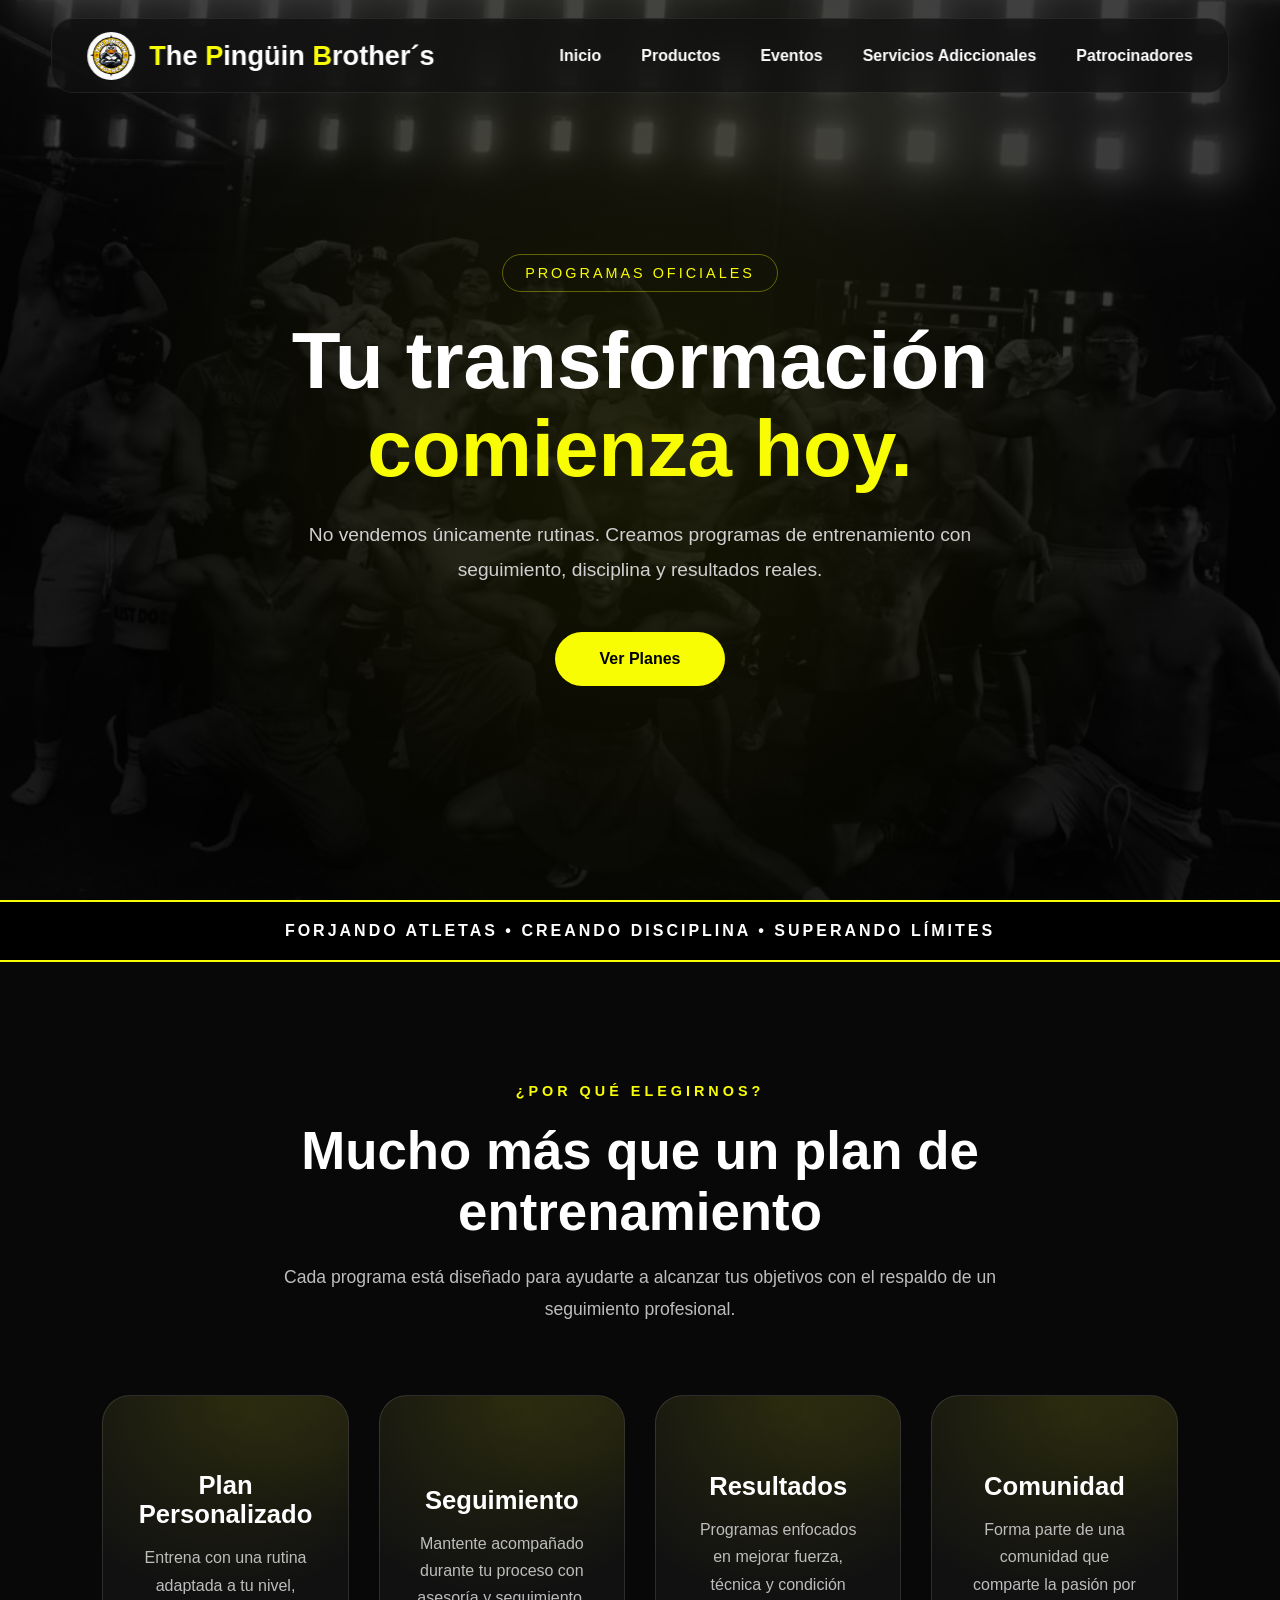
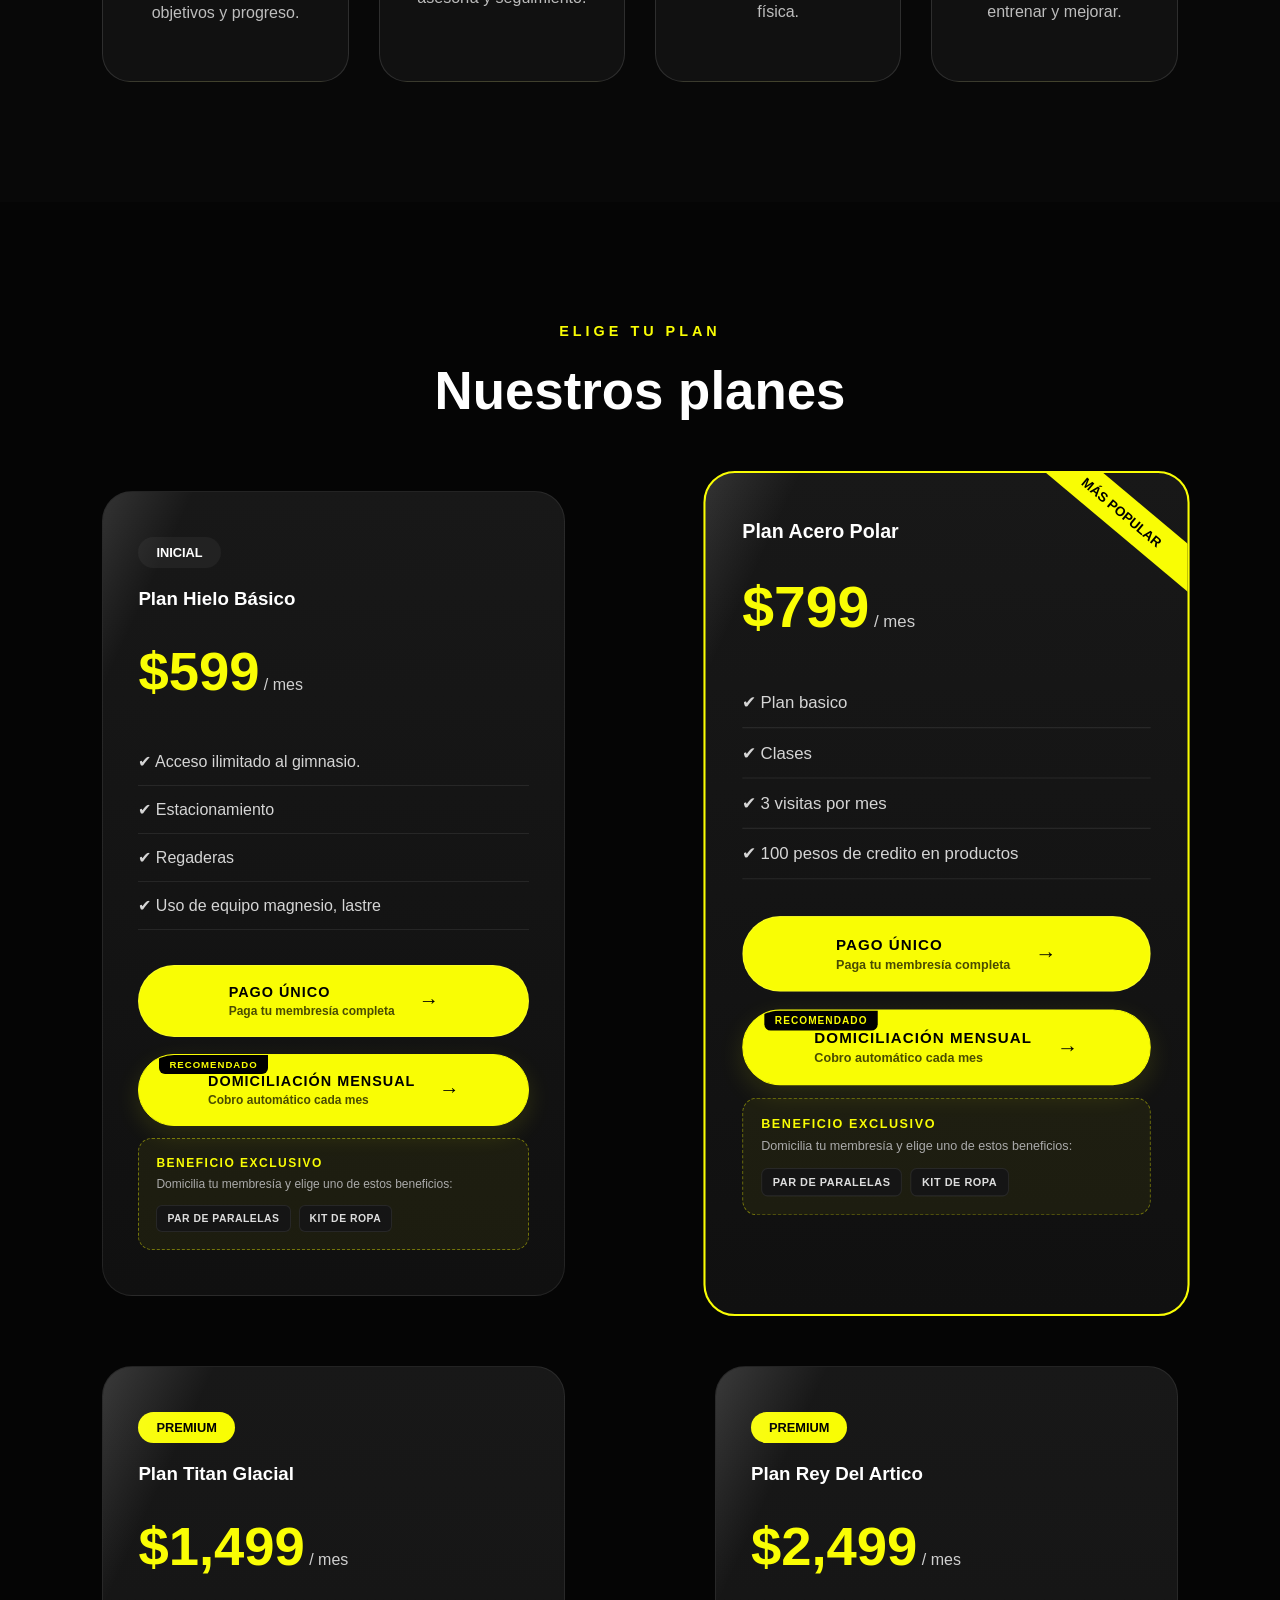
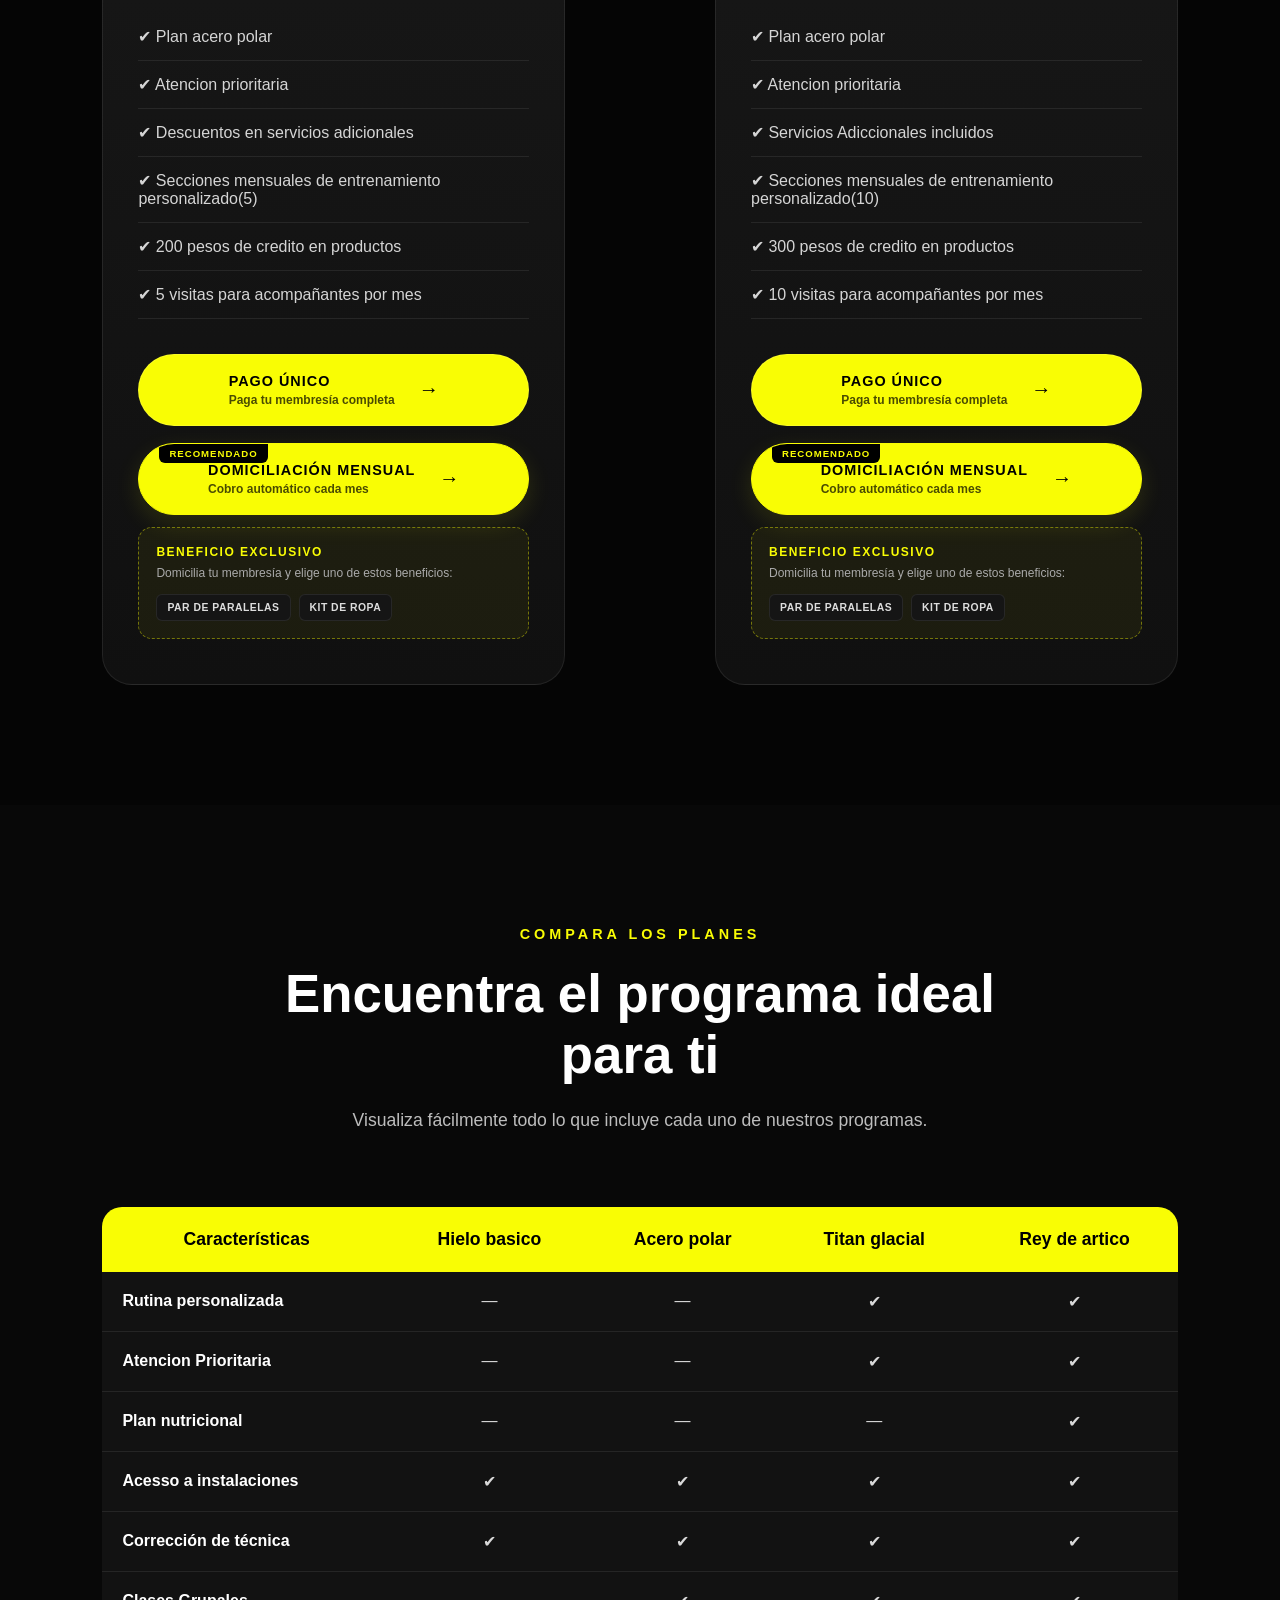
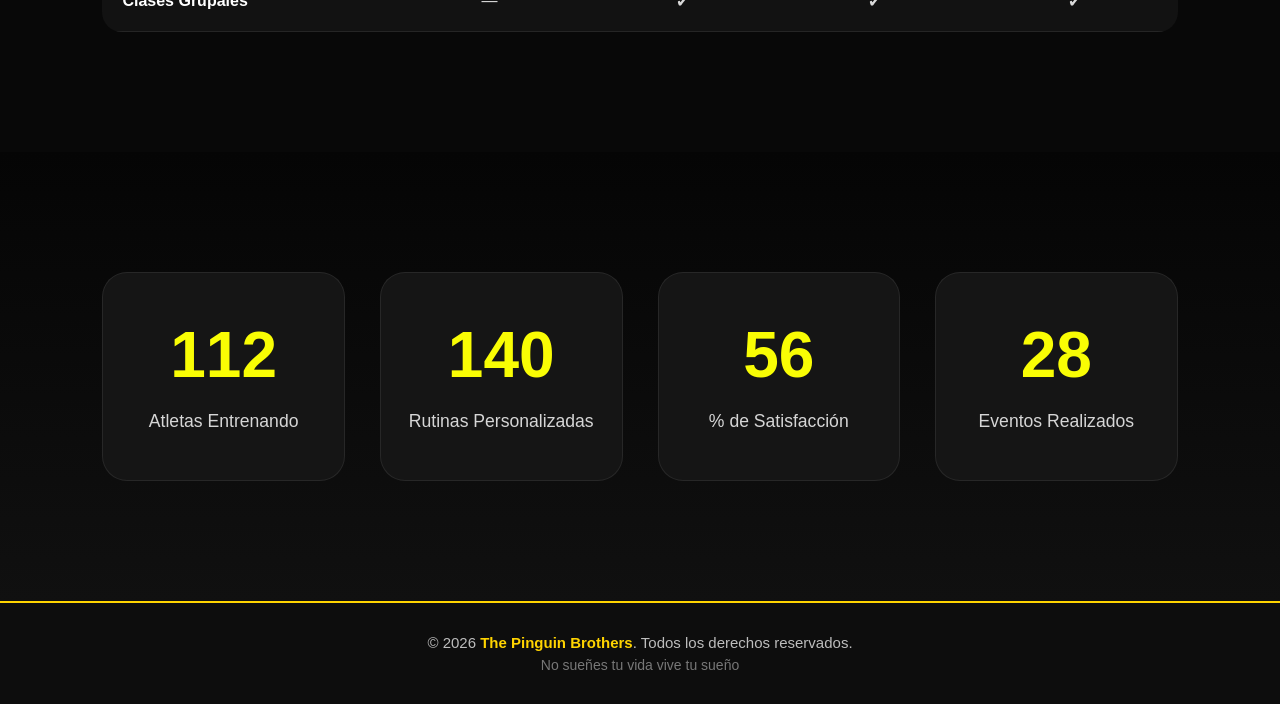
<file: Planes.html>
<!DOCTYPE html>
<html lang="es">

<head>

    <meta charset="UTF-8">
    <meta name="viewport" content="width=device-width, initial-scale=1.0">

    <title>The Pingüin Brother´s</title>

    <link rel="stylesheet" href="planes.css">

    <link rel="icon" href="imagenes/logo_The_Puinguin_Brothers.png">

</head>

<body>

<!-- ================= NAVBAR ================= -->

<header>

    <div class="logo">

        <img src="imagenes/logo_The_Puinguin_Brothers.png" class="logo-img">

        <span>
            <span class="yellow">T</span>he
            <span class="yellow">P</span>ingüin
            <span class="yellow">B</span>rother´s
        </span>

    </div>

    <div class="menu-toggle" id="menu-toggle">
        ☰
    </div>

    <nav>

        <ul>

            <li><a href="index.html">Inicio</a></li>

            <li><a href="Productos.html">Productos</a></li>

            <li><a href="eventos.html">Eventos</a></li>

            <li><a href="Servicios_adiccionales.html">Servicios Adiccionales</a></li>

            <li><a href="Sponsors.html">Patrocinadores</a></li>

        </ul>

    </nav>

</header>

<!-- ===================== HERO ===================== -->

<section class="hero-planes">

    <div class="hero-overlay"></div>

    <div class="hero-contenido">

        <span class="hero-etiqueta">

            PROGRAMAS OFICIALES

        </span>

        <h1>

            Tu transformación

            <span>comienza hoy.</span>

        </h1>

        <p>

            No vendemos únicamente rutinas.
            Creamos programas de entrenamiento con seguimiento,
            disciplina y resultados reales.

        </p>

        <div class="hero-botones">

            <a href="#planes" class="btn-principal">

                Ver Planes

            </a>

        </div>

    </div>

</section>

<div class="frase-divider">
    <span> FORJANDO ATLETAS • CREANDO DISCIPLINA • SUPERANDO LÍMITES </span>
</div>

<!-- ===================== BENEFICIOS ===================== -->

<section class="beneficios">

    <div class="titulo-seccion">

        <span>

            ¿POR QUÉ ELEGIRNOS?

        </span>

        <h2>

            Mucho más que un plan de entrenamiento

        </h2>

        <p>

            Cada programa está diseñado para ayudarte a alcanzar tus objetivos con el respaldo de un seguimiento profesional.

        </p>

    </div>

    <div class="beneficios-grid">

        <!-- BENEFICIO 1 -->

        <div class="beneficio-card">

            <div class="beneficio-icono">

                

            </div>

            <h3>

                Plan Personalizado

            </h3>

            <p>

                Entrena con una rutina adaptada a tu nivel, objetivos y progreso.

            </p>

        </div>

        <!-- BENEFICIO 2 -->

        <div class="beneficio-card">

            <div class="beneficio-icono">

                

            </div>

            <h3>

                Seguimiento

            </h3>

            <p>

                Mantente acompañado durante tu proceso con asesoría y seguimiento.

            </p>

        </div>

        <!-- BENEFICIO 3 -->

        <div class="beneficio-card">

            <div class="beneficio-icono">

                

            </div>

            <h3>

                Resultados

            </h3>

            <p>

                Programas enfocados en mejorar fuerza, técnica y condición física.

            </p>

        </div>

        <!-- BENEFICIO 4 -->

        <div class="beneficio-card">

            <div class="beneficio-icono">

                

            </div>

            <h3>

                Comunidad

            </h3>

            <p>

                Forma parte de una comunidad que comparte la pasión por entrenar y mejorar.

            </p>

        </div>

    </div>

</section>

<!-- ===================== PLANES ===================== -->

<section class="planes" id="planes">

    <div class="titulo-seccion">

        <span>

            ELIGE TU PLAN

        </span>

        <h2>

            Nuestros planes

        </h2>

    </div>

    <div class="planes-grid">

        <!-- ================= PLAN BÁSICO ================= -->

        <article class="plan-card">

            <span class="plan-etiqueta">

                INICIAL

            </span>

            <h3>

                Plan Hielo Básico

            </h3>

            <div class="plan-precio">

                <span class="precio">

                    $599

                </span>

                <small>

                    / mes

                </small>

            </div>

            <ul>

                <li>✔ Acceso ilimitado al gimnasio.</li>

                <li>✔ Estacionamiento</li>

                <li>✔ Regaderas</li>

                <li>✔ Uso de equipo magnesio, lastre</li>

            </ul>

            <div class="membresia-pagos">

    <!-- PAGO ÚNICO -->

    <a 
        href="https://mpago.la/1eAQ5y7"
        class="btn-pago btn-pago-unico"
        target="_blank"
    >

        <span class="pago-texto">

            <strong>PAGO ÚNICO</strong>

            <small>
                Paga tu membresía completa
            </small>

        </span>

        <span class="pago-flecha">
            
        </span>

    </a>


    <!-- DOMICILIACIÓN -->

    <a 
        href="https://www.mercadopago.com.mx/subscriptions/checkout?preapproval_plan_id=2c901057c6b849f59b502f655c8f4876"
        class="btn-pago btn-pago-domiciliacion"
        target="_blank"
    >

        <span class="pago-recomendado">
            RECOMENDADO
        </span>

        <span class="pago-texto">

            <strong>DOMICILIACIÓN MENSUAL</strong>

            <small>
                Cobro automático cada mes
            </small>

        </span>

        <span class="pago-flecha">
            
        </span>

    </a>


    <!-- PROMOCIÓN -->

    <div class="promo-domiciliacion">

        <div class="promo-contenido">

            <strong>
                BENEFICIO EXCLUSIVO
            </strong>

            <p>
                Domicilia tu membresía y elige
                uno de estos beneficios:
            </p>

            <div class="promo-opciones">

                <span>
                    PAR DE PARALELAS
                </span>

                <span>
                    KIT DE ROPA
                </span>

            </div>

        </div>

    </div>

</div>

        </article>

        <!-- ================= PLAN PRO ================= -->

        <article class="plan-card destacado">

            <div class="plan-popular">

                 MÁS POPULAR

            </div>

            <h3>

                Plan Acero Polar

            </h3>

            <div class="plan-precio">

                <span class="precio">

                    $799

                </span>

                <small>

                    / mes

                </small>

            </div>

            <ul>

                <li>✔ Plan basico</li>

                <li>✔ Clases</li>

                <li>✔ 3 visitas por mes</li>

                <li>✔ 100 pesos de credito en productos</li>

            </ul>

            <div class="membresia-pagos">

    <!-- PAGO ÚNICO -->

    <a 
        href="https://mpago.la/1H8S63h"
        class="btn-pago btn-pago-unico"
        target="_blank"
    >

        <span class="pago-texto">

            <strong>PAGO ÚNICO</strong>

            <small>
                Paga tu membresía completa
            </small>

        </span>

        <span class="pago-flecha">
            
        </span>

    </a>


    <!-- DOMICILIACIÓN -->

    <a 
        href="https://www.mercadopago.com.mx/subscriptions/checkout?preapproval_plan_id=fbcfebd0c7ac40959c80e698d2ff5d7e"
        class="btn-pago btn-pago-domiciliacion"
        target="_blank"
    >

        <span class="pago-recomendado">
            RECOMENDADO
        </span>

        <span class="pago-texto">

            <strong>DOMICILIACIÓN MENSUAL</strong>

            <small>
                Cobro automático cada mes
            </small>

        </span>

        <span class="pago-flecha">
            
        </span>

    </a>


    <!-- PROMOCIÓN -->

    <div class="promo-domiciliacion">

        <div class="promo-contenido">

            <strong>
                BENEFICIO EXCLUSIVO
            </strong>

            <p>
                Domicilia tu membresía y elige
                uno de estos beneficios:
            </p>

            <div class="promo-opciones">

                <span>
                    PAR DE PARALELAS
                </span>

                <span>
                    KIT DE ROPA
                </span>

            </div>

        </div>

    </div>

</div>

        </article>

        <!-- ================= PLAN ELITE ================= -->

        <article class="plan-card">

            <span class="plan-etiqueta elite">

                PREMIUM

            </span>

            <h3>

                Plan Titan Glacial

            </h3>

            <div class="plan-precio">

                <span class="precio">

                    $1,499

                </span>

                <small>

                    / mes

                </small>

            </div>

            <ul>

                <li>✔ Plan acero polar</li>

                <li>✔ Atencion prioritaria</li>

                <li>✔ Descuentos en servicios adicionales</li>

                <li>✔ Secciones mensuales de entrenamiento personalizado(5)</li>

                <li>✔ 200 pesos de credito en productos</li>

                <li>✔ 5 visitas para acompañantes por mes</li>

            </ul>

          
            <div class="membresia-pagos">

    <!-- PAGO ÚNICO -->

    <a 
        href="https://mpago.la/2ZtVpxV"
        class="btn-pago btn-pago-unico"
        target="_blank"
    >

        <span class="pago-texto">

            <strong>PAGO ÚNICO</strong>

            <small>
                Paga tu membresía completa
            </small>

        </span>

        <span class="pago-flecha">
        
        </span>

    </a>


    <!-- DOMICILIACIÓN -->

    <a 
        href="https://www.mercadopago.com.mx/subscriptions/checkout?preapproval_plan_id=ab73cae3d05a45a4a8cef0f855f6f7a5"
        class="btn-pago btn-pago-domiciliacion"
        target="_blank"
    >

        <span class="pago-recomendado">
            RECOMENDADO
        </span>

        <span class="pago-texto">

            <strong>DOMICILIACIÓN MENSUAL</strong>

            <small>
                Cobro automático cada mes
            </small>

        </span>

        <span class="pago-flecha">
            
        </span>

    </a>


    <!-- PROMOCIÓN -->

    <div class="promo-domiciliacion">

        <div class="promo-contenido">

            <strong>
                BENEFICIO EXCLUSIVO
            </strong>

            <p>
                Domicilia tu membresía y elige
                uno de estos beneficios:
            </p>

            <div class="promo-opciones">

                <span>
                    PAR DE PARALELAS
                </span>

                <span>
                    KIT DE ROPA
                </span>

            </div>

        </div>

    </div>

</div>

        </article>


     <!-- ================= PLAN REY DEL ARTICO ================= -->

        <article class="plan-card">

            <span class="plan-etiqueta elite">

                PREMIUM

            </span>

            <h3>

                Plan Rey Del Artico

            </h3>

            <div class="plan-precio">

                <span class="precio">

                    $2,499

                </span>

                <small>

                    / mes

                </small>

            </div>

            <ul>

                <li>✔ Plan acero polar</li>

                <li>✔ Atencion prioritaria</li>

                <li>✔ Servicios Adiccionales incluidos</li>

                <li>✔ Secciones mensuales de entrenamiento personalizado(10)</li>

                <li>✔ 300 pesos de credito en productos</li>

                <li>✔ 10 visitas para acompañantes por mes</li>

            </ul>

            
            <div class="membresia-pagos">

    <!-- PAGO ÚNICO -->

    <a 
        href="https://mpago.la/2mBV4pM"
        class="btn-pago btn-pago-unico"
        target="_blank"
    >

        <span class="pago-texto">

            <strong>PAGO ÚNICO</strong>

            <small>
                Paga tu membresía completa
            </small>

        </span>

        <span class="pago-flecha">
            
        </span>

    </a>


    <!-- DOMICILIACIÓN -->

    <a 
        href="https://www.mercadopago.com.mx/subscriptions/checkout?preapproval_plan_id=6628afb43e8d478faf0fa99d21026be5"
        class="btn-pago btn-pago-domiciliacion"
        target="_blank"
    >

        <span class="pago-recomendado">
            RECOMENDADO
        </span>

        <span class="pago-texto">

            <strong>DOMICILIACIÓN MENSUAL</strong>

            <small>
                Cobro automático cada mes
            </small>

        </span>

        <span class="pago-flecha">
            
        </span>

    </a>


    <!-- PROMOCIÓN -->

    <div class="promo-domiciliacion">

        <div class="promo-contenido">

            <strong>
                BENEFICIO EXCLUSIVO
            </strong>

            <p>
                Domicilia tu membresía y elige
                uno de estos beneficios:
            </p>

            <div class="promo-opciones">

                <span>
                    PAR DE PARALELAS
                </span>

                <span>
                    KIT DE ROPA
                </span>

            </div>

        </div>

    </div>

</div>

        </article>

    </div>


</section>

<!-- ===================== COMPARATIVA ===================== -->

<section class="comparativa" id="comparativa">

    <div class="titulo-seccion">

        <span>

            COMPARA LOS PLANES

        </span>

        <h2>

            Encuentra el programa ideal para ti

        </h2>

        <p>

            Visualiza fácilmente todo lo que incluye cada uno de nuestros programas.

        </p>

    </div>

    <div class="tabla-comparativa">

        <table>

            <thead>

                <tr>

                    <th>Características</th>
                    <th>Hielo basico</th>
                    <th>Acero polar</th>
                    <th>Titan glacial</th>
                    <th>Rey de artico</th>

                </tr>

            </thead>

            <tbody>

                <tr>

                    <td>Rutina personalizada</td>

                    <td>—</td>

                    <td>—</td>

                    <td>✔</td>

                    <td>✔</td>

                </tr>

                <tr>

                    <td>Atencion Prioritaria</td>

                    <td>—</td>

                    <td>—</td>

                    <td>✔</td>

                    <td>✔</td>

                </tr>

                <tr>

                    <td>Plan nutricional</td>

                    <td>—</td>

                    <td>—</td>

                    <td>—</td>

                    <td>✔</td>

                </tr>

                <tr>

                    <td>Acesso a instalaciones</td>

                    <td>✔</td>

                    <td>✔</td>

                    <td>✔</td>

                    <td>✔</td>

                </tr>

                <tr>

                    <td>Corrección de técnica</td>

                    <td>✔</td>

                    <td>✔</td>

                    <td>✔</td>

                    <td>✔</td>

                </tr>

                <tr>

                    <td>Clases Grupales</td>

                    <td>—</td>

                    <td>✔</td>

                    <td>✔</td>

                    <td>✔</td>

                </tr>

            </tbody>

        </table>

    </div>

</section>


<!-- ===================== ESTADÍSTICAS ===================== -->

<section class="estadisticas">

    <div class="estadisticas-grid">

        <div class="estadistica">

            <h2 class="contador" data-target="300">

                0

            </h2>

            <p>

                Atletas Entrenando

            </p>

        </div>

        <div class="estadistica">

            <h2 class="contador" data-target="400">

                0

            </h2>

            <p>

                Rutinas Personalizadas

            </p>

        </div>

        <div class="estadistica">

            <h2 class="contador" data-target="90">

                0

            </h2>

            <p>

                % de Satisfacción

            </p>

        </div>

        <div class="estadistica">

            <h2 class="contador" data-target="50">

                0

            </h2>

            <p>

                Eventos Realizados

            </p>

        </div>

    </div>

</section>

<footer class="footer">

    <div class="footer-content">
        <p>
            © 2026 <strong>The Pinguin Brothers</strong>. Todos los derechos reservados.
        </p>

        <p>
            No sueñes tu vida vive tu sueño
        </p>
    </div>

</footer>

<script src="Barra_nav.js"></script>
<script src="planes.js"></script>

</body>

</html>
</file>
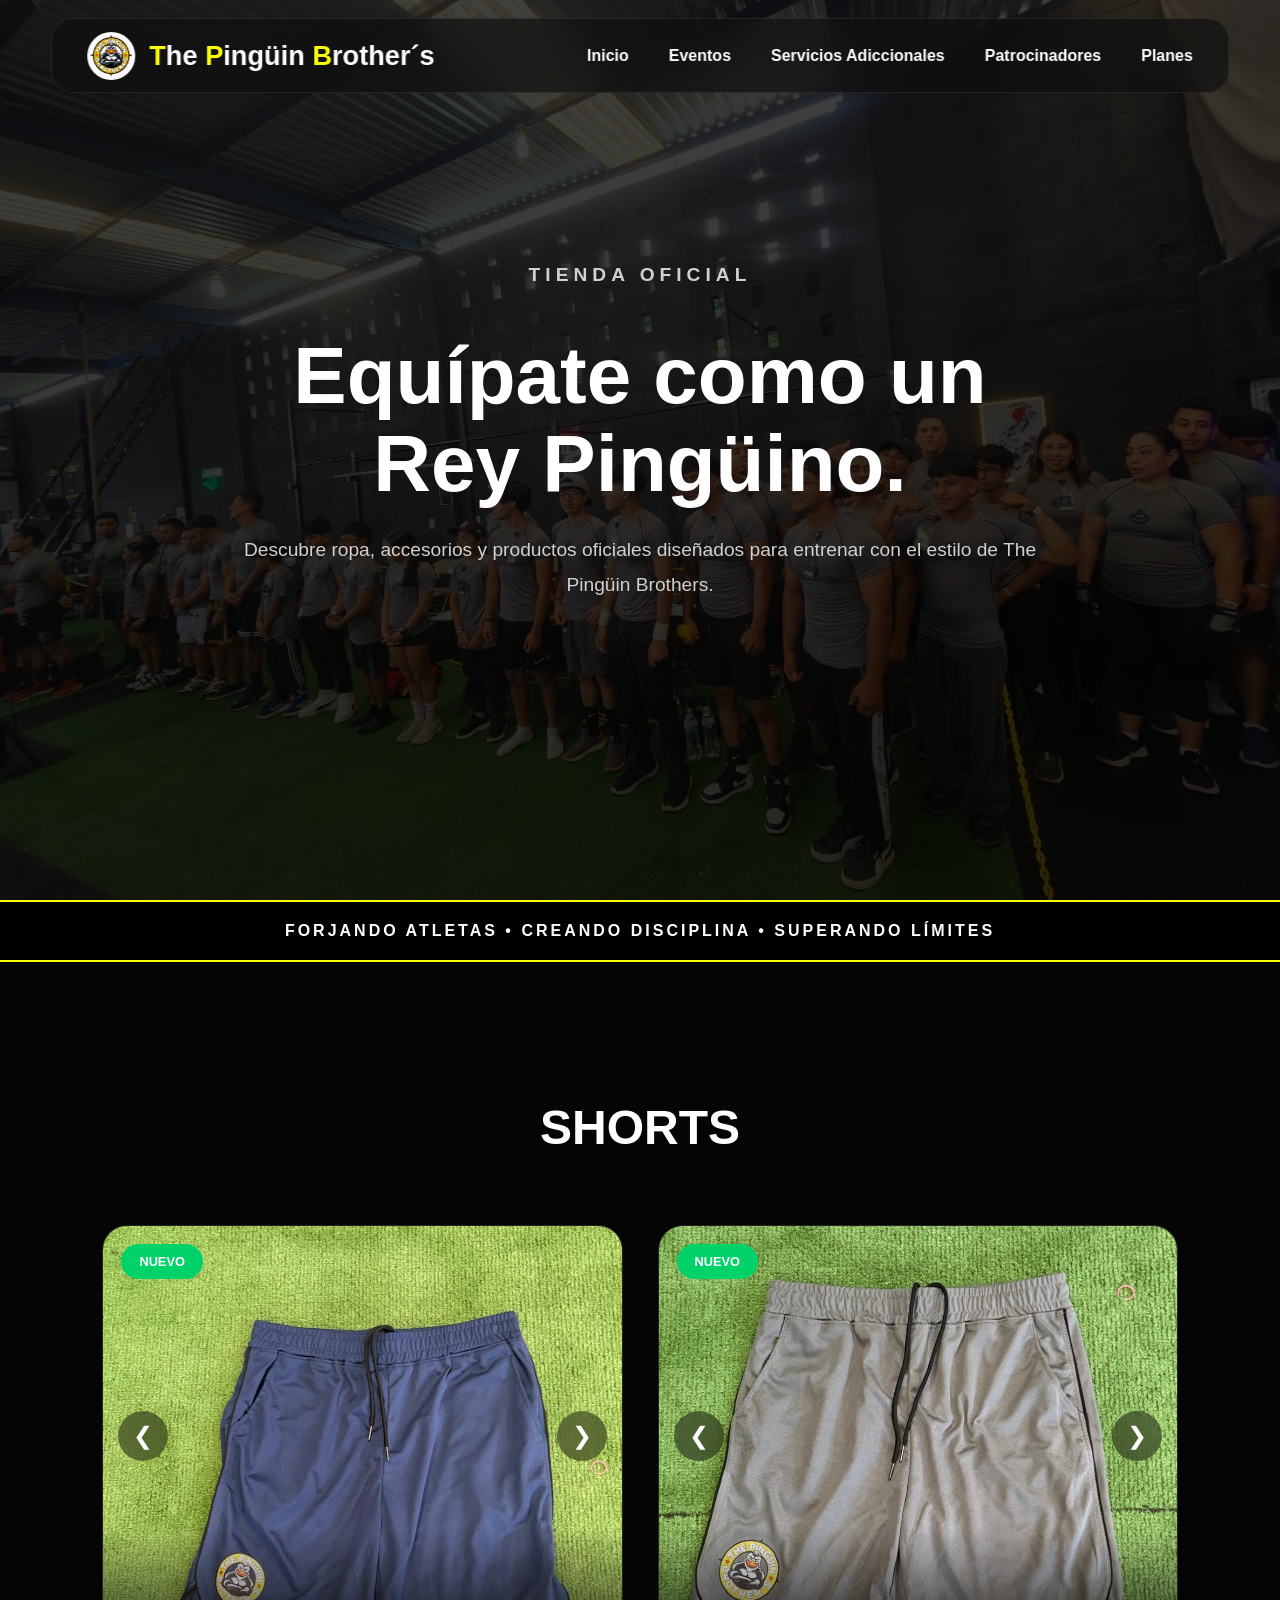
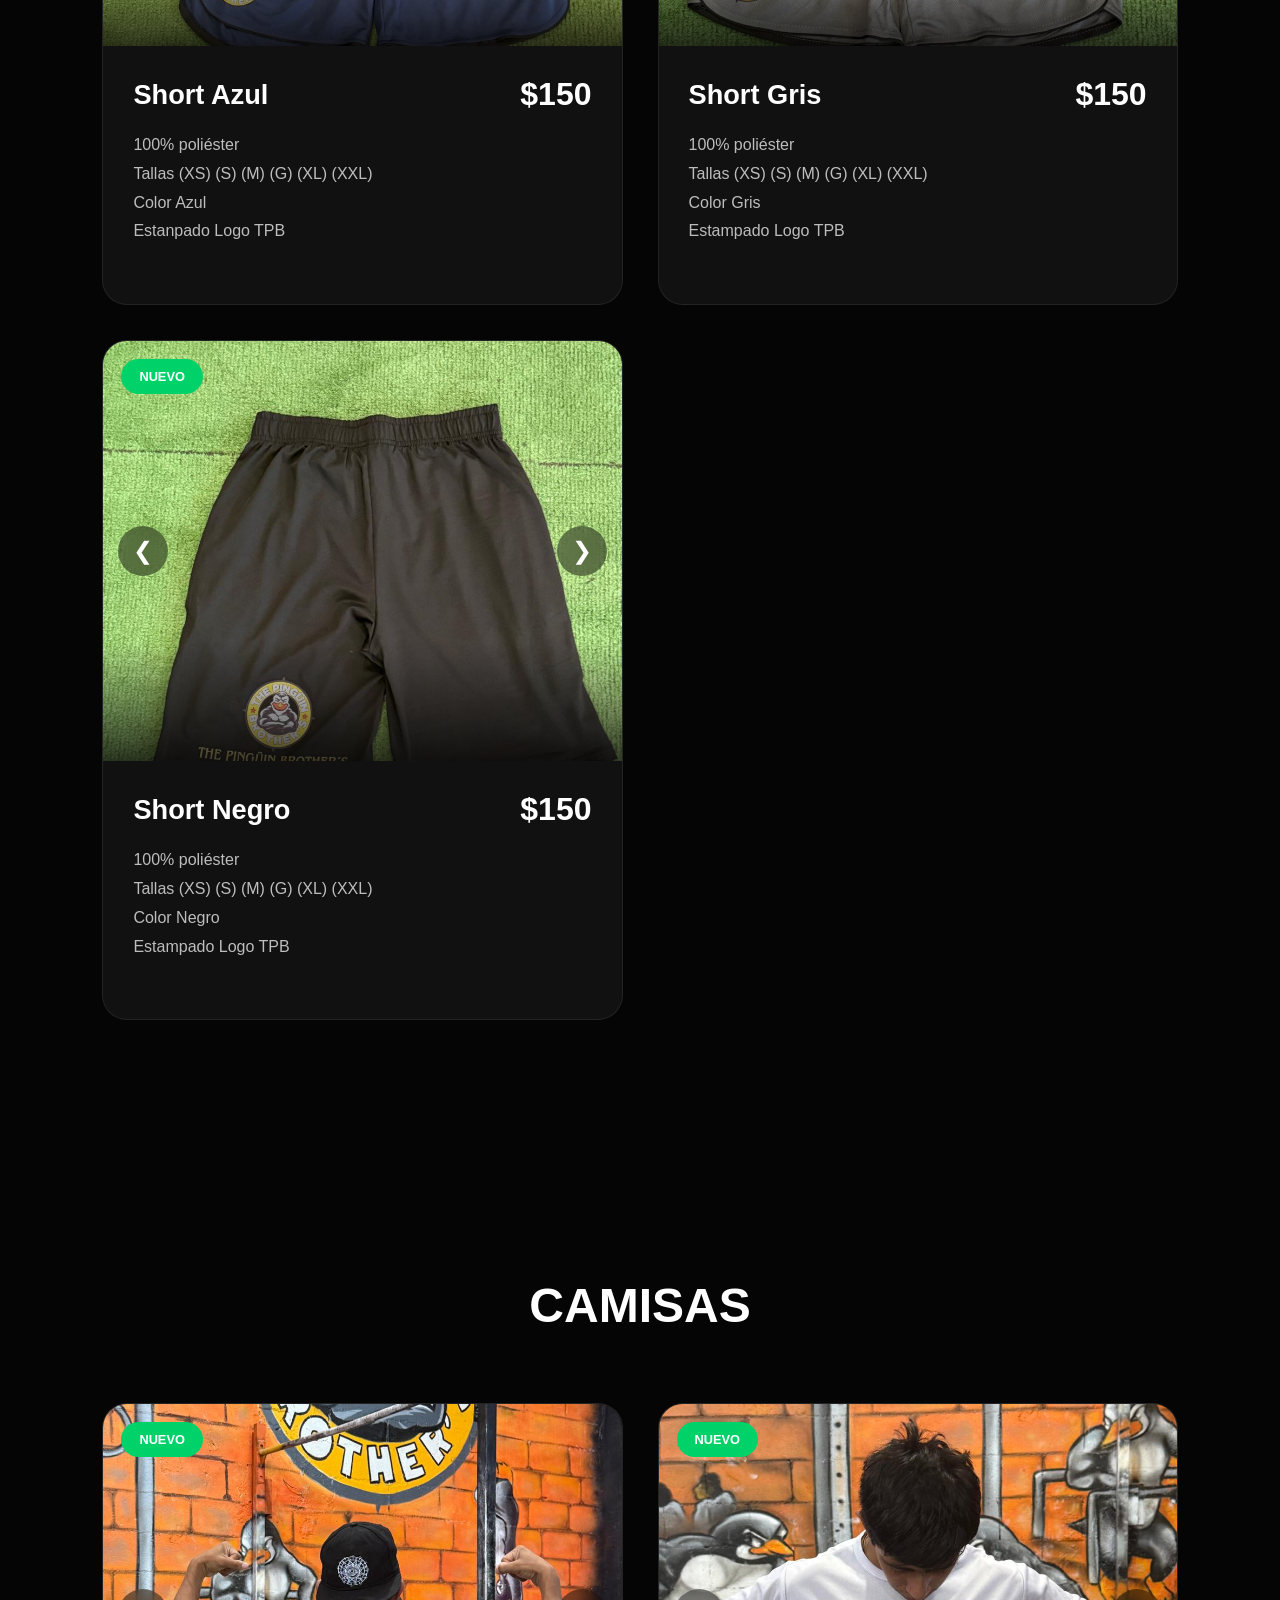
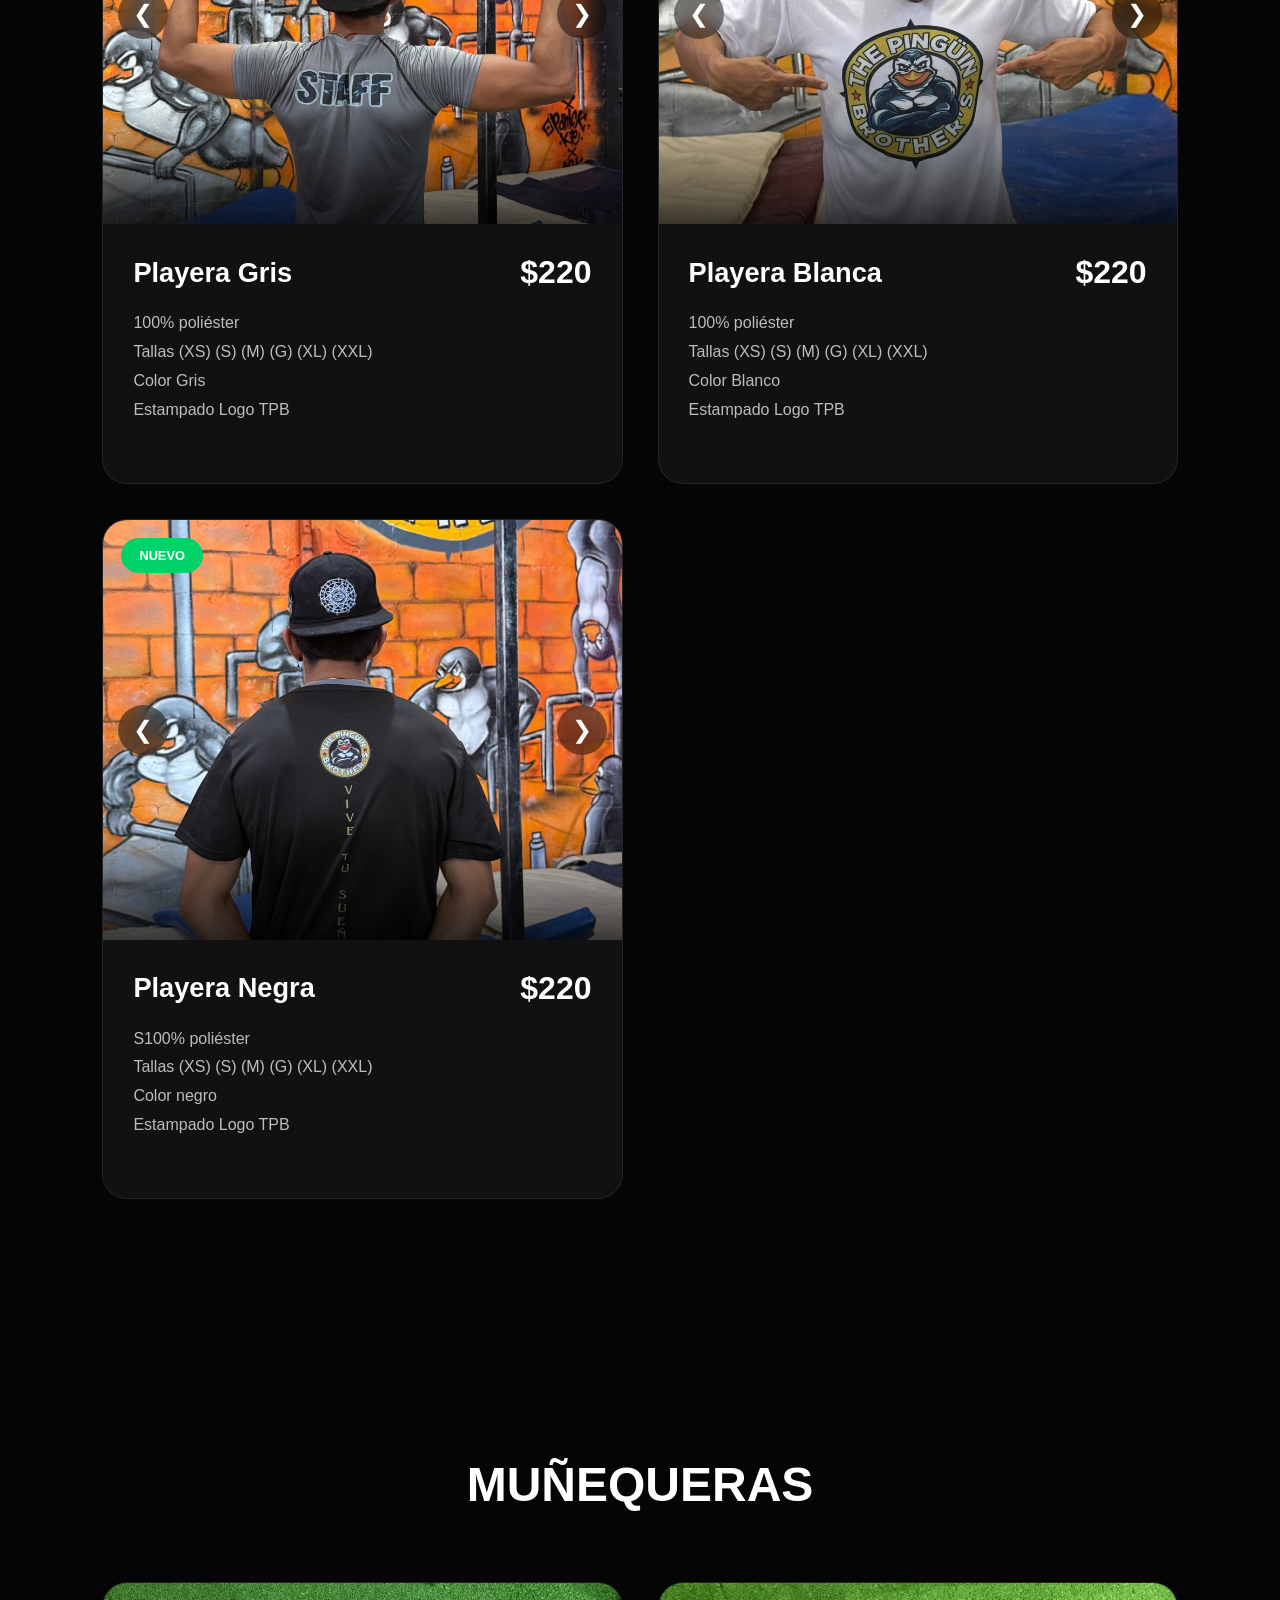
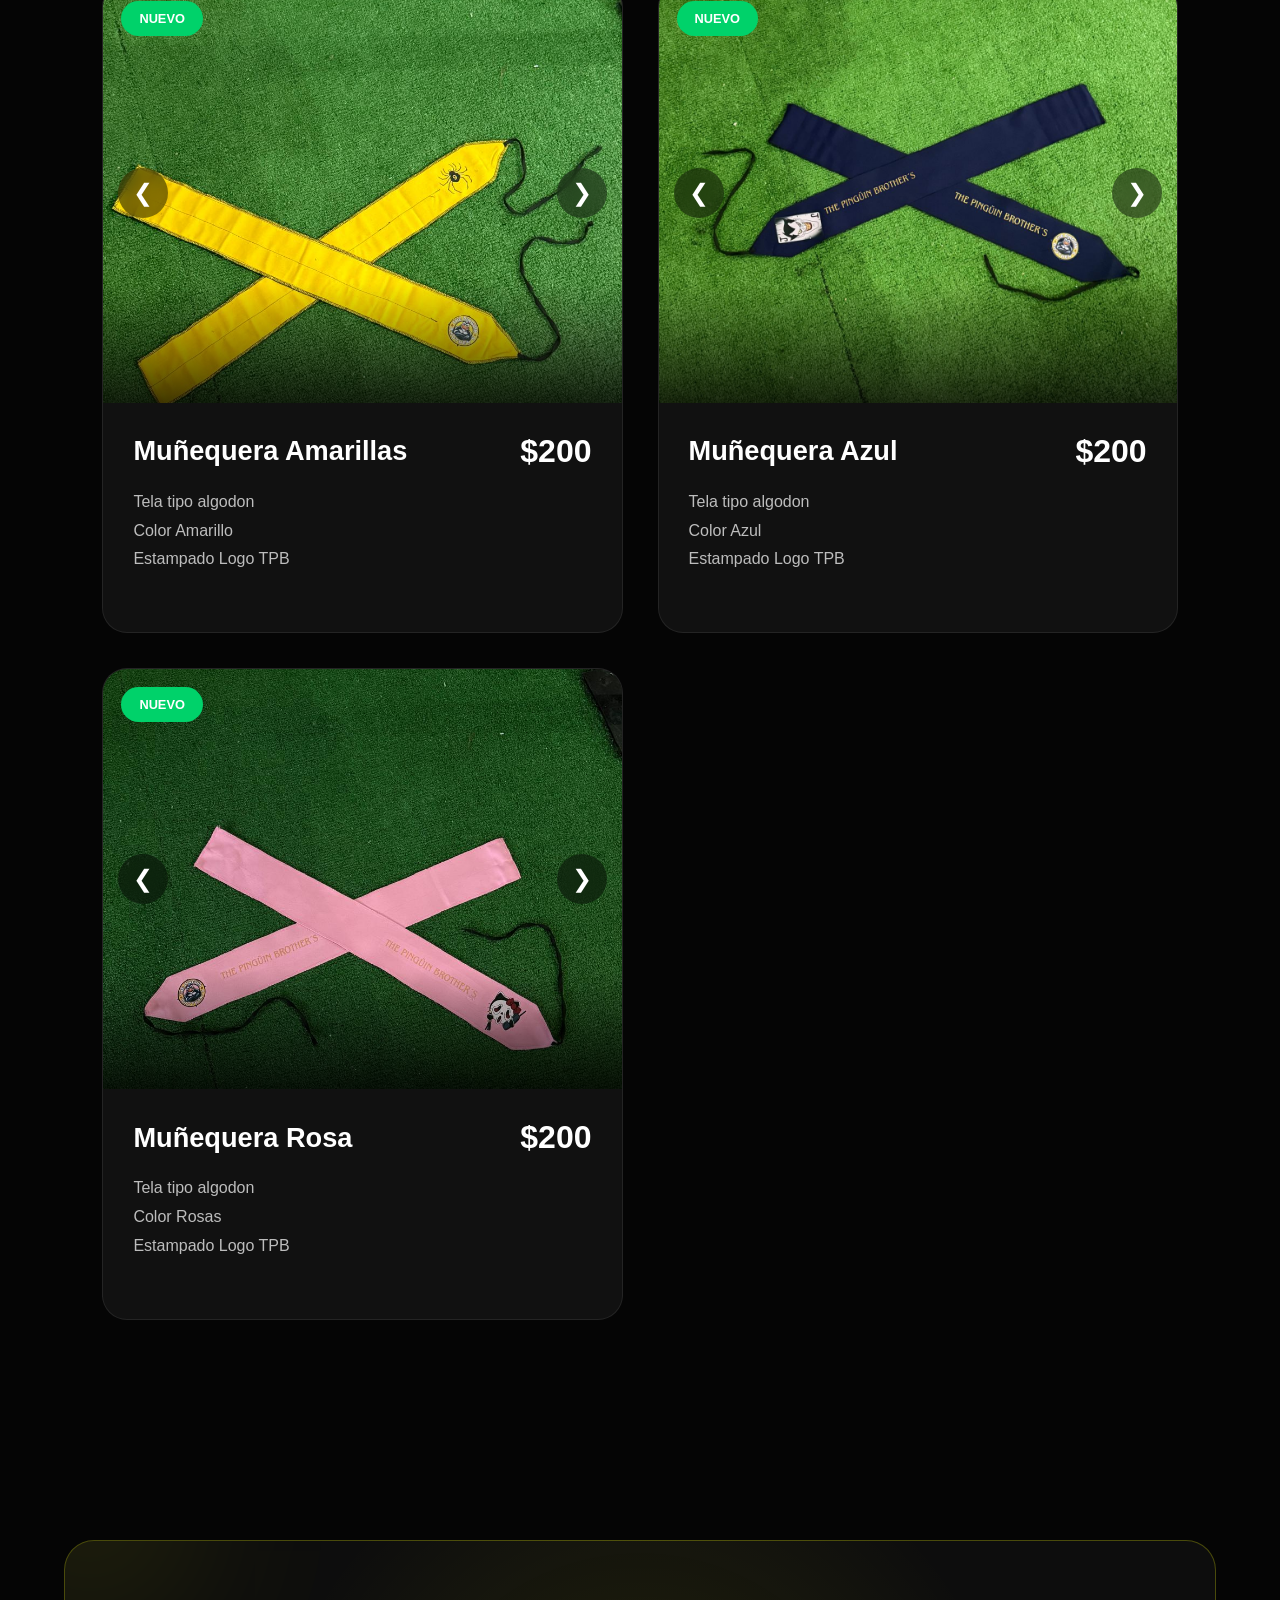
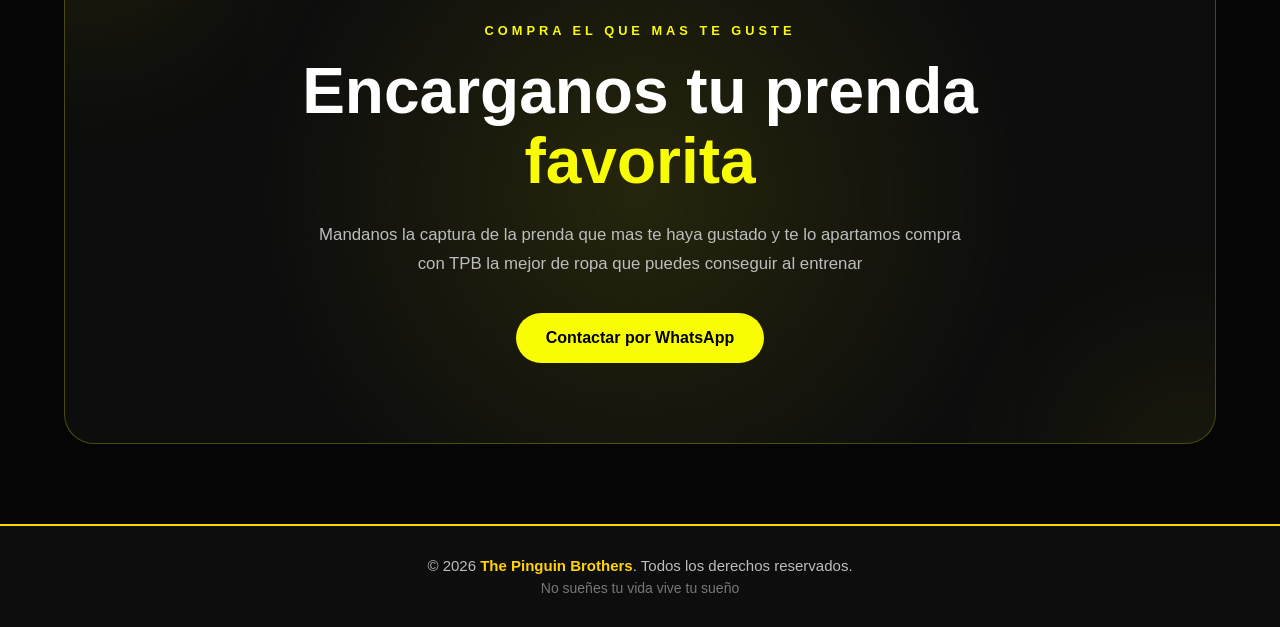
<file: Productos.html>
<!DOCTYPE html>
<html lang="en">
<head>

    <meta charset="UTF-8">

    <meta name="viewport" content="width=device-width, initial-scale=1.0">

    <title>The Pingüin Brother´s</title>

    <link rel="stylesheet" href="Productos.css">

    <link rel="shortcut icon" href="imagenes/logo_The_Puinguin_Brothers.png" type="image/x-icon">

</head>

<body>

<!-- ===================== HEADER ===================== -->

<header>

    <div class="logo">

        <img src="imagenes/logo_The_Puinguin_Brothers.png" class="logo-img">

        <span>

            <span class="yellow">T</span>he

            <span class="yellow">P</span>ingüin

            <span class="yellow">B</span>rother´s

        </span>

    </div>

    <div class="menu-toggle" id="menu-toggle">

        ☰

    </div>

    <nav id="nav-menu">

        <ul>

            <li><a href="index.html">Inicio</a></li>

            <li><a href="Eventos.html">Eventos</a></li>

            <li><a href="Servicios_adiccionales.html">Servicios Adiccionales</a></li>

            <li><a href="Sponsors.html">Patrocinadores</a></li>

            <li><a href="Planes.html">Planes</a></li>

        </ul>

    </nav>

</header>

<!-- ===================== HERO ===================== -->

<section class="hero-productos">

    <div class="hero-overlay"></div>

    <div class="hero-contenido">

        <p class="mini-texto">

            TIENDA OFICIAL

        </p>

        <h1>

            Equípate como un 

            <span> Rey Pingüino.</span>

        </h1>

        <p>

            Descubre ropa, accesorios y productos oficiales diseñados
            para entrenar con el estilo de The Pingüin Brothers.

        </p>

        

    </div>

</section>


<div class="frase-divider">
    <span> FORJANDO ATLETAS • CREANDO DISCIPLINA • SUPERANDO LÍMITES </span>
</div>
<!-- ===================== PRODUCTOS ===================== -->

<section class="productos" id="productos">

    <div class="titulo-seccion">

        <span></span>

        <h2>

            SHORTS

        </h2>

       

    </div>

    <div class="productos-grid">

        <!-- PRODUCTO 1 -->

        <article class="producto-card">

            <div class="producto-imagen">

    <span class="badge nuevo">
        NUEVO
    </span>

    <button class="flecha izquierda">
        &#10094;
    </button>

    <img src="Tienda_online/Short_azul.jpeg" class="activa">
    <img src="Tienda_online/Short_azul2.jpeg">
    <img src="Tienda_online/Short_azul3.jpeg">

    <button class="flecha derecha">
        &#10095;
    </button>

    <div class="indicadores">
        <span class="activo"></span>
        <span></span>
        <span></span>
    </div>

</div>
            <div class="producto-info">

                <div class="producto-header">

                    <h3>

                       Short Azul

                    </h3>

                    <span class="precio">

                        $150

                    </span>

                </div>

                <p>

                   100% poliéster
                   <br>
                   Tallas (XS) (S) (M) (G) (XL) (XXL)
                   <br>
                   Color Azul
                   <br>
                   Estanpado Logo TPB

                </p>

                <div class="producto-footer">
<!--
                    <a href="#" class="btn-producto">

                        Comprar

                    </a>
                -->
                </div>

            </div>

        </article>

        <!-- PRODUCTO 2 -->

        <article class="producto-card">

              <div class="producto-imagen">

    <span class="badge nuevo">
        NUEVO
    </span>

    <button class="flecha izquierda">
        &#10094;
    </button>

    <img src="Tienda_online/Short_gris.jpeg" class="activa">
    <img src="Tienda_online/Short_gris2.jpeg">
    <img src="Tienda_online/Short_gris3.jpeg">

    <button class="flecha derecha">
        &#10095;
    </button>

    <div class="indicadores">
        <span class="activo"></span>
        <span></span>
        <span></span>
    </div>


            </div>

            <div class="producto-info">

                <div class="producto-header">

                    <h3>

                        Short Gris

                    </h3>

                    <span class="precio">

                        $150

                    </span>

                </div>

                <p>

                    100% poliéster
                    <br>
                    Tallas (XS) (S) (M) (G) (XL) (XXL)
                    <br>
                    Color Gris
                    <br>
                    Estampado Logo TPB

                </p>

                <div class="producto-footer">
<!--
                    <a href="#" class="btn-producto">

                        Comprar

                    </a>
                -->
                </div>

            </div>

        </article>

        <!-- PRODUCTO 3 -->

                <article class="producto-card">

                        <div class="producto-imagen">

                <span class="badge nuevo">
                    NUEVO
                </span>

                <button class="flecha izquierda">
                    &#10094;
                </button>

                <img src="Tienda_online/Short_negro.jpeg" class="activa">
                <img src="Tienda_online/Short_negro2.jpeg">
                <img src="Tienda_online/Short_negro3.jpeg">

                <button class="flecha derecha">
                    &#10095;
                </button>

                <div class="indicadores">
                    <span class="activo"></span>
                    <span></span>
                    <span></span>
                </div>

            </div>

            <div class="producto-info">

                <div class="producto-header">

                    <h3>

                        Short Negro

                    </h3>

                    <span class="precio">

                        $150

                    </span>

                </div>

                <p>

                    100% poliéster
                    <br>
                    Tallas (XS) (S) (M) (G) (XL) (XXL)
                    <br>
                    Color Negro
                    <br>
                    Estampado Logo TPB

                </p>

                <div class="producto-footer">
<!--
                    <a href="#" class="btn-producto">

                        Comprar

                    </a>
                -->
                </div>

            </div>

        </article>

    </div>


</section>

<section class="productos" id="productos">

       <div class="titulo-seccion">

        <span></span>

        <h2>

            CAMISAS

        </h2>

       

    </div>
    <div class="productos-grid">

        <!-- PRODUCTO 1 -->

        <article class="producto-card">

            

            <div class="producto-imagen">

    <span class="badge nuevo">
        NUEVO
    </span>

    <button class="flecha izquierda">
        &#10094;
    </button>

    <img src="Tienda_online/Playera_gris1.jpeg" class="activa">
    <img src="Tienda_online/Playera_gris2.jpeg">
    <img src="Tienda_online/Camisa_gris5.jpeg">

    <button class="flecha derecha">
        &#10095;
    </button>

    <div class="indicadores">
        <span class="activo"></span>
        <span></span>
        <span></span>
    </div>

</div>
            <div class="producto-info">

                <div class="producto-header">

                    <h3>

                        Playera Gris

                    </h3>

                    <span class="precio">

                        $220

                    </span>

                </div>

                <p>

                    100% poliéster
                    <br>
                    Tallas (XS) (S) (M) (G) (XL) (XXL)
                    <br>
                    Color Gris
                    <br>
                    Estampado Logo TPB

                </p>

                <div class="producto-footer">
<!--
                    <a href="#" class="btn-producto">

                        Comprar

                    </a>
                -->
                </div>

            </div>

        </article>

        <!-- PRODUCTO 2 -->

        <article class="producto-card">

              <div class="producto-imagen">

    <span class="badge nuevo">
        NUEVO
    </span>

    <button class="flecha izquierda">
        &#10094;
    </button>

    <img src="Tienda_online/Playera_blanca2.jpeg" class="activa">
    <img src="Tienda_online/playera_blanca3.jpeg">
    <img src="Tienda_online/Camisa_Blanca5.jpeg">

    <button class="flecha derecha">
        &#10095;
    </button>

    <div class="indicadores">
        <span class="activo"></span>
        <span></span>
        <span></span>
    </div>


            </div>

            <div class="producto-info">

                <div class="producto-header">

                    <h3>

                        Playera Blanca

                    </h3>

                    <span class="precio">

                        $220

                    </span>

                </div>

                <p>

                    100% poliéster
                    <br>
                    Tallas (XS) (S) (M) (G) (XL) (XXL)
                    <br>
                    Color Blanco
                    <br>
                    Estampado Logo TPB

                </p>

                <div class="producto-footer">
<!--
                    <a href="#" class="btn-producto">

                        Comprar

                    </a>
                -->
                </div>

            </div>

        </article>

        <!-- PRODUCTO 3 -->

                <article class="producto-card">

                        <div class="producto-imagen">

                <span class="badge nuevo">
                    NUEVO
                </span>

                <button class="flecha izquierda">
                    &#10094;
                </button>

                <img src="Tienda_online/Playera_negra.jpeg" class="activa">
                <img src="Tienda_online/Playera_negra2.jpeg">
                <img src="Tienda_online/Camisa_negra4.jpeg">

                <button class="flecha derecha">
                    &#10095;
                </button>

                <div class="indicadores">
                    <span class="activo"></span>
                    <span></span>
                    <span></span>
                </div>

            </div>

            <div class="producto-info">

                <div class="producto-header">

                    <h3>

                        Playera Negra

                    </h3>

                    <span class="precio">

                        $220

                    </span>

                </div>

                <p>

                    S100% poliéster
                    <br>
                    Tallas (XS) (S) (M) (G) (XL) (XXL)
                    <br>
                    Color negro
                    <br>
                    Estampado Logo TPB

                </p>

                <div class="producto-footer">
<!--
                    <a href="#" class="btn-producto">

                        Comprar
                    
                    </a>
                -->
                </div>

            </div>

        </article>

    </div>


</section>

<section class="productos" id="productos">

       <div class="titulo-seccion">

        <span></span>

        <h2>

            MUÑEQUERAS

        </h2>

       

    </div>

    <div class="productos-grid">

        <!-- PRODUCTO 1 -->

        <article class="producto-card">

            <div class="producto-imagen">

          

    <span class="badge nuevo">
        NUEVO
    </span>

    <button class="flecha izquierda">
        &#10094;
    </button>

    <img src="Tienda_online/Muñequeras_amarillas.jpeg" class="activa">
    <img src="Tienda_online/Muñequeras_amarillas2.jpeg">
  

    <button class="flecha derecha">
        &#10095;
    </button>

    <div class="indicadores">
        <span class="activo"></span>
        <span></span>
        <span></span>
    </div>

</div>
            <div class="producto-info">

                <div class="producto-header">

                    <h3>

                        Muñequera Amarillas

                    </h3>

                    <span class="precio">

                        $200

                    </span>

                </div>

                <p>

                    Tela tipo algodon
                    <br>
                    Color Amarillo
                    <br>
                    Estampado Logo TPB

                </p>

                <div class="producto-footer">
<!--
                    <a href="#" class="btn-producto">

                        Comprar

                    </a>
                -->
                </div>

            </div>

        </article>

        <!-- PRODUCTO 2 -->

        <article class="producto-card">

              <div class="producto-imagen">

    <span class="badge nuevo">
        NUEVO
    </span>

    <button class="flecha izquierda">
        &#10094;
    </button>

    <img src="Tienda_online/Muñequeras_azules.jpeg" class="activa">
    <img src="Tienda_online/Muñequeras_azules2.jpeg">

    <button class="flecha derecha">
        &#10095;
    </button>

    <div class="indicadores">
        <span class="activo"></span>
        <span></span>
        <span></span>
    </div>


            </div>

            <div class="producto-info">

                <div class="producto-header">

                    <h3>

                        Muñequera Azul

                    </h3>

                    <span class="precio">

                        $200

                    </span>

                </div>

                <p>

                    Tela tipo algodon
                    <br>
                    Color Azul
                    <br>
                    Estampado Logo TPB

                </p>

                <div class="producto-footer">
<!--
                    <a href="#" class="btn-producto">

                        Comprar
                    
                    </a>
                -->
                </div>

            </div>

        </article>

        <!-- PRODUCTO 3 -->

                <article class="producto-card">

                        <div class="producto-imagen">

                <span class="badge nuevo">
                    NUEVO
                </span>

                <button class="flecha izquierda">
                    &#10094;
                </button>

                <img src="Tienda_online/Muñequeras_rosas.jpeg" class="activa">
                <img src="Tienda_online/Muñequeras_rosas2.jpeg">

                <button class="flecha derecha">
                    &#10095;
                </button>

                <div class="indicadores">
                    <span class="activo"></span>
                    <span></span>
                    <span></span>
                </div>

            </div>

            <div class="producto-info">

                <div class="producto-header">

                    <h3>

                        Muñequera Rosa

                    </h3>

                    <span class="precio">

                        $200

                    </span>

                </div>

                <p>

                     Tela tipo algodon
                    <br>
                    Color Rosas
                    <br>
                    Estampado Logo TPB

                </p>

                <div class="producto-footer">
<!--
                    <a href="#" class="btn-producto">

                        Comprar
                
                    </a>
                -->
                </div>

            </div>

        </article>

    </div>


</section>


<!-- ===================== PERSONALIZA TU DISEÑO ===================== -->

<section class="personaliza">

    <div class="personaliza-contenido">

        <span class="personaliza-etiqueta">
            COMPRA EL QUE MAS TE GUSTE
        </span>

        <h2>
            Encarganos tu prenda
            <span>favorita</span>
        </h2>

        <p>
            Mandanos la captura de la prenda que mas te haya gustado y te lo apartamos 
            compra con TPB la mejor de ropa que puedes conseguir al entrenar
        </p>

        <a
            href="https://wa.me/5626562265"
            class="btn-personaliza"
            target="_blank"
        >
            
            Contactar por WhatsApp
        </a>

    </div>

</section>


<footer class="footer">

    <div class="footer-content">
        <p>
            © 2026 <strong>The Pinguin Brothers</strong>. Todos los derechos reservados.
        </p>

        <p>
            No sueñes tu vida vive tu sueño
        </p>
    </div>

</footer>

<script src="Barra_nav.js"></script>
 <script src="productos.js"></script>

</body>
</html>
</file>
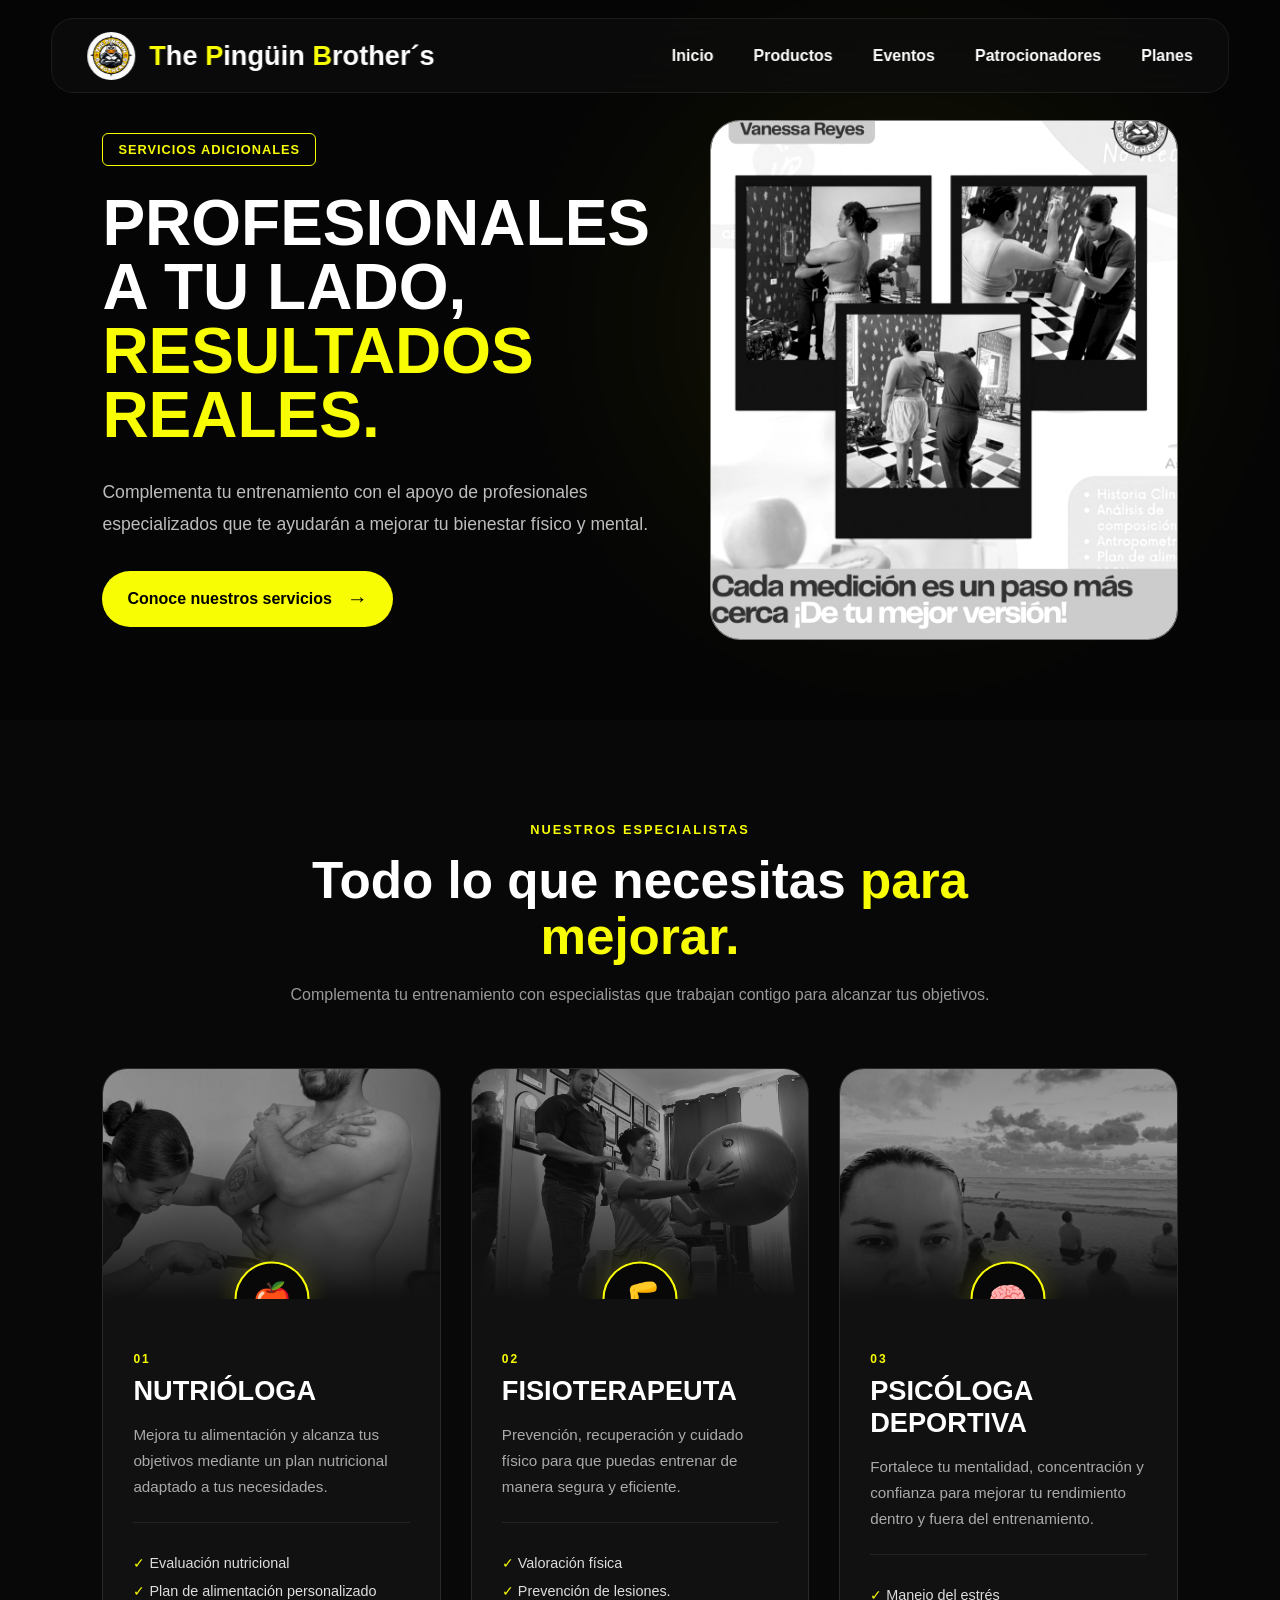
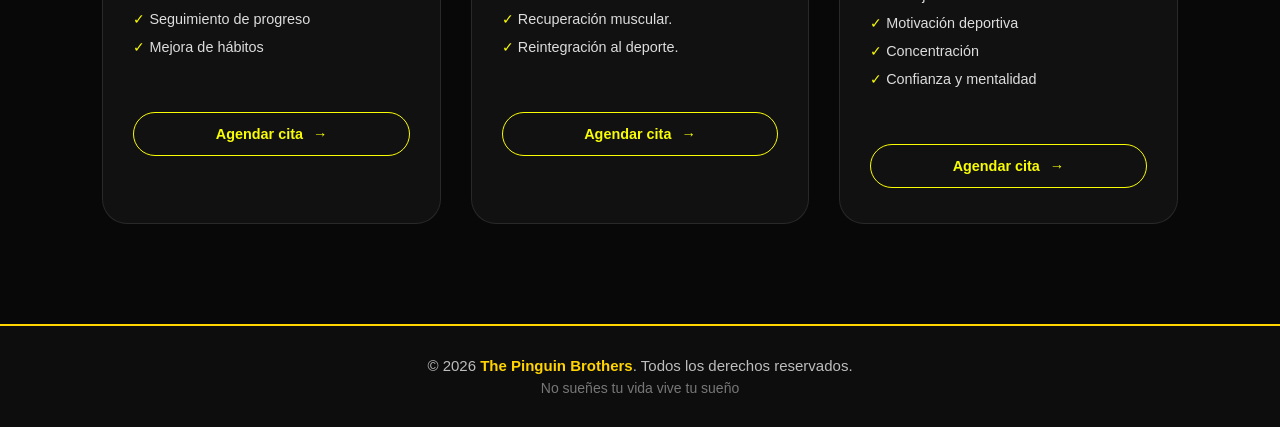
<file: Servicios_adiccionales.html>
<!DOCTYPE html>
<html lang="es">

<head>

    <meta charset="UTF-8">
    <meta name="viewport" content="width=device-width, initial-scale=1.0">

    <title>The Pingüin Brother´s</title>

    <link rel="stylesheet" href="Servicios_adiccionales.css">

    <link rel="icon" href="imagenes/logo_The_Puinguin_Brothers.png">

</head>

<body>

<!-- ================= NAVBAR ================= -->

<header>

    <div class="logo">

        <img src="imagenes/logo_The_Puinguin_Brothers.png" class="logo-img">

        <span>
            <span class="yellow">T</span>he
            <span class="yellow">P</span>ingüin
            <span class="yellow">B</span>rother´s
        </span>

    </div>

    <div class="menu-toggle" id="menu-toggle">
        ☰
    </div>

    <nav>

        <ul>

            <li><a href="index.html">Inicio</a></li>

            <li><a href="Productos.html">Productos</a></li>

            <li><a href="Eventos.html">Eventos</a></li>

            <li><a href="Sponsors.html">Patrocionadores</a></li>

            <li><a href="Planes.html">Planes</a></li>

        </ul>

    </nav>

</header>


<!-- ========================================
     HERO SERVICIOS ADICIONALES
======================================== -->

<section class="hero-servicios">

    <div class="hero-servicios-contenido">

        <span class="hero-etiqueta">
            SERVICIOS ADICIONALES
        </span>

        <h1>
            Profesionales a tu lado,
            <span>resultados reales.</span>
        </h1>

        <p>
            Complementa tu entrenamiento con el apoyo de profesionales
            especializados que te ayudarán a mejorar tu bienestar físico
            y mental.
        </p>

        <a href="#servicios" class="btn-hero-servicios">
            Conoce nuestros servicios
            <span>→</span>
        </a>

    </div>

    <div class="hero-servicios-imagen">

        <div class="hero-brillo"></div>

        <img
            src="imagenes/Servicios_Adicionales.jpeg"
            alt="Profesionales deportivos"
        >

    </div>

</section>

<!-- ========================================
     SERVICIOS
======================================== -->

<section class="servicios-adicionales" id="servicios">

    <div class="servicios-header">

        <span>
            NUESTROS ESPECIALISTAS
        </span>

        <h2>
            Todo lo que necesitas
            <strong>para mejorar.</strong>
        </h2>

        <p>
            Complementa tu entrenamiento con especialistas
            que trabajan contigo para alcanzar tus objetivos.
        </p>

    </div>


    <div class="servicios-grid">


        <!-- =================================
             NUTRIÓLOGO
        ================================= -->

        <article class="servicio-card">

            <div class="servicio-imagen">

                <img
                    src="imagenes/nutri_vane.jpeg"
                    alt="Servicio de nutrición"
                >

                <div class="servicio-icono">
                    🍎
                </div>

            </div>


            <div class="servicio-contenido">

                <span class="servicio-numero">
                    01
                </span>

                <h3>
                    Nutrióloga
                </h3>

                <p>
                    Mejora tu alimentación y alcanza tus objetivos
                    mediante un plan nutricional adaptado a tus
                    necesidades.
                </p>

                <ul>

                    <li>
                        ✓ Evaluación nutricional
                    </li>

                    <li>
                        ✓ Plan de alimentación personalizado
                    </li>

                    <li>
                        ✓ Seguimiento de progreso
                    </li>

                    <li>
                        ✓ Mejora de hábitos
                    </li>

                </ul>

                <a href="https://wa.me/5626562265/?text=Quiero%20agendar%20mi%20cita" class="btn-servicio">
                    Agendar cita
                    <span>→</span>
                </a>

            </div>

        </article>



        <!-- =================================
             FISIOTERAPEUTA
        ================================= -->

        <article class="servicio-card">

            <div class="servicio-imagen">

                <img
                    src="imagenes/Psioterapeuta_TPB.jpeg"
                    alt="Servicio de fisioterapia"
                >

                <div class="servicio-icono">
                    🦵
                </div>

            </div>


            <div class="servicio-contenido">

                <span class="servicio-numero">
                    02
                </span>

                <h3>
                    Fisioterapeuta
                </h3>

                <p>
                    Prevención, recuperación y cuidado físico
                    para que puedas entrenar de manera segura
                    y eficiente.
                </p>

                <ul>

                    <li>
                        ✓ Valoración física
                    </li>

                    <li>
                        ✓ ​Prevención de lesiones.
                    </li>

                    <li>
                        ✓ ​Recuperación muscular.
                    </li>

                    <li>
                        ✓ ​Reintegración al deporte.
                    </li>

                </ul>

                <a href="https://wa.me/5626562265/?text=Quiero%20agendar%20mi%20cita" class="btn-servicio">
                    Agendar cita
                    <span>→</span>
                </a>

            </div>

        </article>



        <!-- =================================
             PSICOLOGÍA DEPORTIVA
        ================================= -->

        <article class="servicio-card">

            <div class="servicio-imagen">

                <img
                    src="imagenes/Psicologa Deportiva.jpeg"
                    alt="Psicología deportiva"
                >

                <div class="servicio-icono">
                    🧠
                </div>

            </div>


            <div class="servicio-contenido">

                <span class="servicio-numero">
                    03
                </span>

                <h3>
                    Psicóloga Deportiva
                </h3>

                <p>
                    Fortalece tu mentalidad, concentración y
                    confianza para mejorar tu rendimiento dentro
                    y fuera del entrenamiento.
                </p>

                <ul>

                    <li>
                        ✓ Manejo del estrés
                    </li>

                    <li>
                        ✓ Motivación deportiva
                    </li>

                    <li>
                        ✓ Concentración
                    </li>

                    <li>
                        ✓ Confianza y mentalidad
                    </li>

                </ul>

                <a href="https://wa.me/5626562265/?text=Quiero%20agendar%20mi%20cita" class="btn-servicio">
                    Agendar cita
                    <span>→</span>
                </a>

            </div>

        </article>

    </div>

</section>

<footer class="footer">

    <div class="footer-content">
        <p>
            © 2026 <strong>The Pinguin Brothers</strong>. Todos los derechos reservados.
        </p>

        <p>
            No sueñes tu vida vive tu sueño
        </p>
    </div>

</footer>




<script src="Barra_nav.js"></script>

</body>
</html>
</file>
<file: planes.css>
/*=============================
    RESET
=============================*/

*{
    margin:0;
    padding:0;
    box-sizing:border-box;
    font-family:Arial, Helvetica, sans-serif;
}

html{
    scroll-behavior:smooth;
}

body{

    background:#050505;

    color:white;

    overflow-x:hidden;
}


/*=============================
      COLORES
=============================*/

:root{

    --amarillo:#f9fd04;

    --negro:#050505;

    --gris:#171717;

    --gris2:#252525;

    --blanco:#ffffff;

}


/*=============================
         HEADER
=============================*/

header{

    position:fixed;

    top:18px;

    left:50%;

    transform:translateX(-50%);

    width:92%;

    max-width:1400px;

    height:75px;

    display:flex;

    justify-content:space-between;

    align-items:center;

    padding:0 35px;

    background:rgba(15,15,15,.65);

    backdrop-filter:blur(20px);

    -webkit-backdrop-filter:blur(20px);

    border:1px solid rgba(255,255,255,.08);

    border-radius:22px;

    z-index:9999;

    transition:.35s;
}

header:hover{

    border-color:rgba(249,253,4,.25);

    box-shadow:0 0 30px rgba(249,253,4,.12);

}

.logo{

    display:flex;

    align-items:center;

    gap:14px;

    color:white;

    font-size:1.7rem;

    font-weight:bold;

}

.logo-img{

    width:48px;

    height:48px;

    border-radius:50%;

}

.yellow{

    color:rgb(249,253,4);

}

.white{

    color:white;

}

nav ul{

    display:flex;

    gap:40px;

    list-style:none;

}

nav a{

    color:white;

    text-decoration:none;

    font-size:1rem;

    font-weight:600;

    transition:.3s;

    position:relative;

}

nav a:hover{

    color:rgb(249,253,4);

}

nav a::after{

    content:"";

    position:absolute;

    left:50%;

    bottom:-8px;

    width:0;

    height:2px;

    background:rgb(249,253,4);

    transition:.35s;

    transform:translateX(-50%);

}

nav a:hover::after{

    width:100%;

}

.menu-toggle{

    display:none;

    color:rgb(249,253,4);

    font-size:2rem;

    cursor:pointer;

}

@media (max-width:768px){

    header{
        position:fixed;
        top:10px;
        left:50%;
        transform:translateX(-50%);
        width:95%;
        height:70px;
        display:flex;
        justify-content:space-between;
        align-items:center;
        padding:0 18px;
        background:rgba(15,15,15,.92);
        backdrop-filter:blur(15px);
        -webkit-backdrop-filter:blur(15px);
        border-radius:18px;
        z-index:9999;
    }

    .logo{
        display:flex;
        align-items:center;
        gap:10px;
        font-size:1.2rem;
    }

    .logo-img{
        width:42px;
        height:42px;
    }

    .menu-toggle{
        display:block !important;
        font-size:2rem;
        color:#f9fd04;
        cursor:pointer;
    }

    nav{
        display:none;
        position:absolute;
        top:80px;
        left:0;
        width:100%;
        background:rgba(15,15,15,.97);
        border-radius:18px;
        overflow:hidden;
    }

    nav.active{
        display:block;
    }

    nav ul{
        flex-direction:column;
        gap:0;
    }

    nav li{
        width:100%;
    }

    nav a{
        display:block;
        padding:18px;
        text-align:center;
    }

    nav a::after{
        display:none;
    }

}
/*========================================
            HERO
========================================*/

.hero-planes{

    position:relative;

    min-height:100vh;

    display:flex;

    justify-content:center;

    align-items:center;

    text-align:center;

    padding:140px 8% 100px;

    overflow:hidden;

    background:
    linear-gradient(rgba(0,0,0,.75),rgba(0,0,0,.85)),
    url("imagenes/equipo.jpeg");

    background-size:cover;

    background-position:center;

}

.hero-overlay{

    position:absolute;

    inset:0;

    background:radial-gradient(circle,rgba(249,253,4,.08),transparent 70%);

}

.hero-contenido{

    position:relative;

    z-index:2;

    max-width:900px;

}

.hero-etiqueta{

    display:inline-block;

    padding:10px 22px;

    border:1px solid rgba(249,253,4,.35);

    border-radius:50px;

    color:var(--amarillo);

    font-size:.9rem;

    letter-spacing:3px;

    margin-bottom:25px;

}

.hero-contenido h1{

    font-size:5rem;

    font-weight:900;

    line-height:1.1;

    margin-bottom:25px;

}

.hero-contenido h1 span{

    color:var(--amarillo);

}

.hero-contenido p{

    max-width:700px;

    margin:auto;

    color:#d0d0d0;

    font-size:1.2rem;

    line-height:1.8;

}

.hero-botones{

    display:flex;

    justify-content:center;

    gap:20px;

    margin-top:45px;

}

.btn-principal{

    padding:18px 45px;

    background:var(--amarillo);

    color:black;

    border-radius:50px;

    text-decoration:none;

    font-weight:bold;

    transition:.35s;

}

.btn-principal:hover{

    transform:translateY(-5px);

    box-shadow:0 0 30px rgba(249,253,4,.35);

}

.btn-secundario{

    padding:18px 45px;

    border:2px solid var(--amarillo);

    color:var(--amarillo);

    border-radius:50px;

    text-decoration:none;

    font-weight:bold;

    transition:.35s;

}

.btn-secundario:hover{

    background:var(--amarillo);

    color:black;

}

@media(max-width:768px){

    .hero-contenido h1{

        font-size:3rem;

    }

    .hero-botones{

        flex-direction:column;

        align-items:center;

    }

    .btn-principal,
    .btn-secundario{

        width:100%;

        max-width:300px;

    }

}


.frase-divider{
    background:#000000;
    padding:20px;
    text-align:center;

    border-top:2px solid rgb(249,253,4);
    border-bottom:2px solid rgb(249,253,4);
}

.frase-divider span{
    color:rgb(255, 255, 255);
    font-weight:bold;
    letter-spacing:3px;
}


/*========================================
        TÍTULOS DE SECCIÓN
========================================*/

.titulo-seccion{

    text-align:center;

    max-width:800px;

    margin:0 auto 70px;

}

.titulo-seccion span{

    color:var(--amarillo);

    font-size:.9rem;

    font-weight:bold;

    letter-spacing:4px;

}

.titulo-seccion h2{

    font-size:3.3rem;

    margin:20px 0;

    color:white;

}

.titulo-seccion p{

    color:#bdbdbd;

    line-height:1.8;

    font-size:1.1rem;

}


/*========================================
        BENEFICIOS
========================================*/

.beneficios{

    padding:120px 8%;

    background:#080808;

}


.beneficios-grid{

    display:grid;

    grid-template-columns:
        repeat(4, 1fr);

    gap:30px;

    max-width:1200px;

    margin:auto;

}


/* TARJETAS */

.beneficio-card{

    position:relative;

    padding:55px 35px;

    min-height:260px;

    display:flex;

    flex-direction:column;

    justify-content:center;

    text-align:center;

    background:
        radial-gradient(
            circle at 50% 0%,
            rgba(249,253,4,.10),
            transparent 65%
        ),
        #111;

    border:1px solid rgba(255,255,255,.12);

    border-radius:28px;

    overflow:hidden;

    transition:
        transform .4s ease,
        border-color .4s ease,
        box-shadow .4s ease;

}


/* LÍNEA AMARILLA */

.beneficio-card::before{

    content:"";

    position:absolute;

    top:0;

    left:50%;

    width:0;

    height:3px;

    background:#f9fd04;

    transform:translateX(-50%);

    transition:.4s ease;

}


/* BRILLO */

.beneficio-card::after{

    content:"";

    position:absolute;

    width:180px;

    height:180px;

    top:-100px;

    right:-80px;

    background:#f9fd04;

    opacity:.06;

    filter:blur(50px);

    border-radius:50%;

    transition:.4s ease;

}


/* ICONO */

.beneficio-icono{

    position:relative;

    z-index:2;

    font-size:3rem;

    margin-bottom:20px;

}


/* TITULO */

.beneficio-card h3{

    position:relative;

    z-index:2;

    font-size:1.6rem;

    margin-bottom:15px;

    color:white;

}


/* TEXTO */

.beneficio-card p{

    position:relative;

    z-index:2;

    color:#bdbdbd;

    line-height:1.7;

    margin:0;

}


/*========================================
        HOVER
========================================*/

.beneficio-card:hover{

    transform:translateY(-10px);

    border-color:#f9fd04;

    box-shadow:

        0 20px 50px rgba(0,0,0,.5),

        0 0 35px rgba(249,253,4,.10);

}


.beneficio-card:hover::before{

    width:70%;

}


.beneficio-card:hover::after{

    opacity:.12;

    transform:scale(1.3);

}


/*========================================
        TABLET
========================================*/

@media(max-width:900px){

    .beneficios-grid{

        grid-template-columns:
            repeat(2,1fr);

    }

}


/*========================================
        CELULAR
========================================*/

@media(max-width:600px){

    .beneficios{

        padding:80px 15px;

    }

    .beneficios-grid{

        grid-template-columns:1fr;

        gap:20px;

    }

    .beneficio-card{

        min-height:220px;

        padding:45px 25px;

    }

}


/*========================================
        PLANES
========================================*/

.planes{

    padding:120px 8%;

    background:#050505;

}

.planes-grid {
    display: grid;

    grid-template-columns: repeat(2, 1fr);

    gap:70px 150px;

    max-width: 1200px;

    margin: auto;
}


/*========================================
        TARJETAS
========================================*/

.plan-card{

    position:relative;

    background:linear-gradient(180deg,#181818,#101010);

    border:1px solid rgba(255,255,255,.08);

    border-radius:30px;

    padding:45px 35px;

    overflow:hidden;

    transition:.4s;

}

.plan-card:hover{

    transform:
    translateY(-15px)
    scale(1.03)
    rotateX(4deg);

    border-color:var(--amarillo);

    box-shadow:
    0 35px 70px rgba(249,253,4,.22);

}

/*========================================
        EFECTO PREMIUM
========================================*/

.plan-card{

    position:relative;

    overflow:hidden;

}

/* Reflejo */

.plan-card::before{

    content:"";

    position:absolute;

    top:-120%;

    left:-60%;

    width:45%;

    height:320%;

    background:linear-gradient(
        90deg,
        transparent,
        rgba(255,255,255,.15),
        transparent
    );

    transform:rotate(25deg);

    transition:.8s;

}

/* Glow */

.plan-card::after{

    content:"";

    position:absolute;

    inset:0;

    background:radial-gradient(circle,
    rgba(249,253,4,.18),
    transparent 70%);

    opacity:0;

    transition:.45s;

    pointer-events:none;

}

.plan-card:hover::before{

    left:140%;

}

.plan-card:hover::after{

    opacity:1;

}


/*========================================
        PLAN DESTACADO
========================================*/

.destacado{

    border:2px solid var(--amarillo);

    transform:scale(1.05);

}

.destacado:hover{

    transform:scale(1.08);

}


/*========================================
        ETIQUETAS
========================================*/

.plan-etiqueta{

    display:inline-block;

    padding:8px 18px;

    background:#222;

    border-radius:30px;

    color:white;

    font-size:.8rem;

    font-weight:bold;

    margin-bottom:20px;

}

.elite{

    background:var(--amarillo);

    color:black;

}

.plan-popular{

    position:absolute;

    top:20px;

    right:-45px;

    background:var(--amarillo);

    color:black;

    font-weight:bold;

    padding:10px 60px;

    transform:rotate(40deg);

    font-size:.8rem;

    transition:.35s;

}

.plan-card:hover .plan-popular{

    transform:

    rotate(40deg)

    scale(1.08);

}

.plan-card li{

    transition:.35s;

}

.plan-card:hover li{

    transform:translateX(8px);

}


/*========================================
        PRECIO
========================================*/

.plan-precio{

    margin:30px 0;

}

.plan-precio .precio{

    display:inline-block;

    font-size:3.4rem;

    font-weight:900;

    color:var(--amarillo);

    transition:.35s;

}

.plan-precio small{

    color:#cfcfcf;

    font-size:1rem;

}

.plan-card:hover .precio{

    transform:scale(1.12);

    text-shadow:
    0 0 10px rgba(249,253,4,.5),
    0 0 20px rgba(249,253,4,.35);

}


/*========================================
        LISTA
========================================*/

.plan-card ul{

    list-style:none;

    margin:35px 0;

}

.plan-card li{

    padding:14px 0;

    border-bottom:1px solid rgba(255,255,255,.08);

    color:#d5d5d5;

}


/*========================================
        BOTÓN
========================================*/

.plan-card a{

    position:relative;

    display:flex;

    justify-content:center;

    align-items:center;

    gap:12px;

    overflow:hidden;

    padding:18px;

    border-radius:50px;

    background:var(--amarillo);

    color:black;

    text-decoration:none;

    font-weight:bold;

    transition:.35s;

}

.plan-card a:hover{

    transform:translateY(-4px);

    box-shadow:0 0 30px rgba(249,253,4,.35);

}

.plan-card a::after{

    content:"→";

    font-size:20px;

    transition:.35s;

}

.plan-card:hover a{

    letter-spacing:1px;

}

.plan-card:hover a::after{

    transform:translateX(8px);

}


/*========================================
        RESPONSIVE
========================================*/

@media(max-width:768px){

    .beneficios{

        padding:80px 20px;

    }

    .planes{

        padding:80px 20px;

    }

    .titulo-seccion h2{

        font-size:2.4rem;

    }

    .planes-grid{

        grid-template-columns:1fr;

    }

    .destacado{

        transform:none;

    }

}

/*========================================
        COMPARATIVA
========================================*/

.comparativa{

    padding:120px 8%;

    background:#080808;

}

.tabla-comparativa{

    overflow-x:auto;

    margin-top:60px;

}

.tabla-comparativa table{

    width:100%;

    border-collapse:collapse;

    min-width:750px;

    background:#121212;

    border-radius:20px;

    overflow:hidden;

}

.tabla-comparativa th{

    background:var(--amarillo);

    color:black;

    padding:22px;

    font-size:1.1rem;

}

.tabla-comparativa td{

    padding:20px;

    text-align:center;

    border-bottom:1px solid rgba(255,255,255,.08);

    color:#d9d9d9;

}

.tabla-comparativa td:first-child{

    text-align:left;

    font-weight:bold;

    color:white;

}

.tabla-comparativa tr:hover{

    background:#1c1c1c;

}

/*========================================
        ESTADÍSTICAS
========================================*/

.estadisticas{

    padding:120px 8%;

    background:linear-gradient(180deg,#050505,#101010);

}

.estadisticas-grid{

    display:grid;

    grid-template-columns:repeat(auto-fit,minmax(220px,1fr));

    gap:35px;

}

.estadistica{

    background:#151515;

    border:1px solid rgba(255,255,255,.08);

    border-radius:25px;

    padding:45px 20px;

    text-align:center;

    transition:.4s;

}

.estadistica:hover{

    transform:translateY(-10px);

    border-color:var(--amarillo);

    box-shadow:0 20px 45px rgba(249,253,4,.18);

}

.estadistica h2{

    font-size:4rem;

    color:var(--amarillo);

    margin-bottom:15px;

    font-weight:900;

}

.estadistica p{

    color:#d6d6d6;

    font-size:1.1rem;

    line-height:1.6;

}

/* FOOTER */

.footer{

    background:#0d0d0d;

    border-top:2px solid #FFD400;

    padding:25px 20px;

    text-align:center;

}

.footer-content p{

    margin:6px 0;

    color:#bdbdbd;

    font-size:15px;

}

.footer-content strong{

    color:#FFD400;

}

.footer-content p:last-child{

    color:#777;

    font-size:14px;

}


/* ========================================
   OPCIONES DE PAGO
======================================== */

.membresia-pagos{

    margin-top:25px;

    display:flex;

    flex-direction:column;

    gap:12px;

}


/* ========================================
   BOTONES
======================================== */

.btn-pago{

    position:relative;

    display:flex;

    align-items:center;

    justify-content:space-between;

    padding:16px 20px;

    border-radius:14px;

    text-decoration:none;

    overflow:hidden;

    transition:.35s;

}


.pago-texto{

    display:flex;

    flex-direction:column;

    text-align:left;

    gap:4px;

}


.pago-texto strong{

    font-size:.9rem;

    letter-spacing:1px;

}


.pago-texto small{

    font-size:.75rem;

    opacity:.7;

}
.pago-flecha{

    font-size:1.4rem;

    transition:.3s;

}


/* ========================================
   PAGO ÚNICO
======================================== */

.btn-pago-unico{

    background:#151515;

    border:1px solid
        rgba(255,255,255,.12);

    color:white;

}


.btn-pago-unico:hover{

    border-color:
        rgba(255,255,255,.3);

    transform:translateY(-2px);

}


.btn-pago-unico:hover
.pago-flecha{

    transform:translateX(5px);

}


/* ========================================
   DOMICILIACIÓN
======================================== */

.btn-pago-domiciliacion{

    margin-top:5px;

    padding-top:22px;

    background:#f9fd04;

    border:1px solid #f9fd04;

    color:#000;

    box-shadow:
        0 8px 25px
        rgba(249,253,4,.12);

}


.btn-pago-domiciliacion:hover{

    transform:translateY(-3px);

    box-shadow:
        0 12px 35px
        rgba(249,253,4,.22);

}


.btn-pago-domiciliacion
.pago-flecha{

    color:#000;

}


.btn-pago-domiciliacion:hover
.pago-flecha{

    transform:translateX(5px);

}


.pago-recomendado{

    position:absolute;

    top:0;

    left:20px;

    padding:4px 10px;

    background:#000;

    color:#f9fd04;

    font-size:.6rem;

    font-weight:bold;

    letter-spacing:1px;

    border-radius:
        0 0 6px 6px;

}

/* ========================================
   PROMOCIÓN
======================================== */

.promo-domiciliacion{

    padding:17px;

    border-radius:14px;

    background:
        rgba(249,253,4,.05);

    border:1px dashed
        rgba(249,253,4,.4);

}


.promo-contenido > strong{

    display:block;

    margin-bottom:5px;

    color:#f9fd04;

    font-size:.75rem;

    letter-spacing:1.5px;

}


.promo-contenido p{

    margin:0 0 12px;

    color:#aaa;

    font-size:.75rem;

    line-height:1.5;

}


.promo-opciones{

    display:flex;

    flex-wrap:wrap;

    gap:8px;

}


.promo-opciones span{

    padding:7px 10px;

    border-radius:6px;

    background:#151515;

    border:1px solid
        rgba(255,255,255,.08);

    color:#ddd;

    font-size:.65rem;

    font-weight:bold;

    letter-spacing:.5px;

}

/* ========================================
   RESPONSIVE - TABLET
======================================== */

@media (max-width: 768px) {

    .membresia-pagos {
        margin-top: 20px;
        gap: 10px;
        width: 100%;
    }

    .btn-pago {
        width: 100%;
        box-sizing: border-box;
        padding: 15px 16px;
        border-radius: 12px;
    }

    .pago-texto strong {
        font-size: .85rem;
        letter-spacing: .8px;
    }

    .pago-texto small {
        font-size: .7rem;
        line-height: 1.4;
    }

    .pago-flecha {
        font-size: 1.2rem;
        margin-left: 10px;
        flex-shrink: 0;
    }

    .btn-pago-domiciliacion {
        margin-top: 3px;
        padding-top: 20px;
    }

    .pago-recomendado {
        left: 16px;
        padding: 3px 8px;
        font-size: .55rem;
    }

    .promo-domiciliacion {
        padding: 14px;
        border-radius: 12px;
    }

    .promo-contenido > strong {
        font-size: .7rem;
        letter-spacing: 1.2px;
    }

    .promo-contenido p {
        font-size: .7rem;
        line-height: 1.5;
        margin-bottom: 10px;
    }

    .promo-opciones {
        gap: 6px;
    }

    .promo-opciones span {
        padding: 6px 8px;
        font-size: .6rem;
    }
}


/* ========================================
   RESPONSIVE - CELULAR
======================================== */

@media (max-width: 480px) {

    .membresia-pagos {
        margin-top: 16px;
        gap: 9px;
    }

    .btn-pago {
        padding: 14px 13px;
        min-height: 58px;
        border-radius: 11px;
    }

    .pago-texto {
        gap: 3px;
        min-width: 0;
    }

    .pago-texto strong {
        font-size: .78rem;
        letter-spacing: .5px;
    }

    .pago-texto small {
        font-size: .65rem;
        line-height: 1.35;
    }

    .pago-flecha {
        font-size: 1.1rem;
        margin-left: 8px;
    }

    .btn-pago-domiciliacion {
        padding-top: 20px;
    }

    .pago-recomendado {
        left: 12px;
        padding: 3px 7px;
        font-size: .5rem;
        letter-spacing: .7px;
        border-radius: 0 0 5px 5px;
    }

    .promo-domiciliacion {
        padding: 12px;
        border-radius: 10px;
    }

    .promo-contenido > strong {
        font-size: .65rem;
        letter-spacing: 1px;
    }

    .promo-contenido p {
        font-size: .65rem;
        line-height: 1.45;
    }

    .promo-opciones {
        display: grid;
        grid-template-columns: repeat(2, 1fr);
        gap: 6px;
    }

    .promo-opciones span {
        padding: 7px 6px;
        font-size: .58rem;
        text-align: center;
    }

}


/* ========================================
   CELULARES MUY PEQUEÑOS
======================================== */

@media (max-width: 360px) {

    .btn-pago {
        padding: 13px 11px;
    }

    .pago-texto strong {
        font-size: .72rem;
    }

    .pago-texto small {
        font-size: .6rem;
    }

    .pago-flecha {
        font-size: 1rem;
    }

    .promo-opciones {
        grid-template-columns: 1fr;
    }

}
</file>
<file: Productos.css>
/*========================================
        RESET
========================================*/

*{
    margin:0;
    padding:0;
    box-sizing:border-box;
    font-family:Arial, Helvetica, sans-serif;
}

html{
    scroll-behavior:smooth;
}

body{
    background:#050505;
    color:white;
    overflow-x:hidden;
}


/*========================================
            VARIABLES
========================================*/

header{

    position:fixed;

    top:18px;

    left:50%;

    transform:translateX(-50%);

    width:92%;

    max-width:1400px;

    height:75px;

    display:flex;

    justify-content:space-between;

    align-items:center;

    padding:0 35px;

    background:rgba(15,15,15,.65);

    backdrop-filter:blur(20px);

    -webkit-backdrop-filter:blur(20px);

    border:1px solid rgba(255,255,255,.08);

    border-radius:22px;

    z-index:9999;

    transition:.35s;
}

header:hover{

    border-color:rgba(249,253,4,.25);

    box-shadow:0 0 30px rgba(249,253,4,.12);

}

.logo{

    display:flex;

    align-items:center;

    gap:14px;

    color:white;

    font-size:1.7rem;

    font-weight:bold;

}

.logo-img{

    width:48px;

    height:48px;

    border-radius:50%;

}

.yellow{

    color:rgb(249,253,4);

}

.white{

    color:white;

}

nav ul{

    display:flex;

    gap:40px;

    list-style:none;

}

nav a{

    color:white;

    text-decoration:none;

    font-size:1rem;

    font-weight:600;

    transition:.3s;

    position:relative;

}

nav a:hover{

    color:rgb(249,253,4);

}

nav a::after{

    content:"";

    position:absolute;

    left:50%;

    bottom:-8px;

    width:0;

    height:2px;

    background:rgb(249,253,4);

    transition:.35s;

    transform:translateX(-50%);

}

nav a:hover::after{

    width:100%;

}

.menu-toggle{

    display:none;

    color:rgb(249,253,4);

    font-size:2rem;

    cursor:pointer;

}

@media (max-width:768px){

    header{
        position:fixed;
        top:10px;
        left:50%;
        transform:translateX(-50%);
        width:95%;
        height:70px;
        display:flex;
        justify-content:space-between;
        align-items:center;
        padding:0 18px;
        background:rgba(15,15,15,.92);
        backdrop-filter:blur(15px);
        -webkit-backdrop-filter:blur(15px);
        border-radius:18px;
        z-index:9999;
    }

    .logo{
        display:flex;
        align-items:center;
        gap:10px;
        font-size:1.2rem;
    }

    .logo-img{
        width:42px;
        height:42px;
    }

    .menu-toggle{
        display:block !important;
        font-size:2rem;
        color:#f9fd04;
        cursor:pointer;
    }

    nav{
        display:none;
        position:absolute;
        top:80px;
        left:0;
        width:100%;
        background:rgba(15,15,15,.97);
        border-radius:18px;
        overflow:hidden;
    }

    nav.active{
        display:block;
    }

    nav ul{
        flex-direction:column;
        gap:0;
    }

    nav li{
        width:100%;
    }

    nav a{
        display:block;
        padding:18px;
        text-align:center;
    }

    nav a::after{
        display:none;
    }

}

/*========================================
            HERO PRODUCTOS
========================================*/

.hero-productos{

    position:relative;

    min-height:100vh;

    display:flex;

    justify-content:center;

    align-items:center;

    text-align:center;

    padding:120px 8%;

    background:url("Tienda_online/fondo_productos.jpeg") center/cover no-repeat;

    overflow:hidden;

}

/* Capa oscura */

.hero-overlay{

    position:absolute;

    inset:0;

    background:linear-gradient(
        rgba(0,0,0,.75),
        rgba(0,0,0,.82)
    );

}

/* Contenido */

.hero-contenido{

    position:relative;

    z-index:2;

    max-width:800px;

}

.mini-texto{

    color:var(--amarillo);

    font-size:1rem;

    letter-spacing:5px;

    font-weight:bold;

    margin-bottom:20px;

}

.hero-contenido h1{

    font-size:5rem;

    line-height:1.1;

    margin-bottom:25px;

    color:white;

}

.hero-contenido h1 span{

    color:var(--amarillo);

}

.hero-contenido p{

    font-size:1.2rem;

    color:#d0d0d0;

    line-height:1.8;

    margin-bottom:40px;

}

.btn-hero{

    display:inline-block;

    padding:18px 45px;

    background:var(--amarillo);

    color:black;

    text-decoration:none;

    border-radius:50px;

    font-weight:bold;

    transition:.35s;

}

.btn-hero:hover{

    transform:translateY(-5px);

    box-shadow:0 0 30px rgba(249,253,4,.45);

}

/*========================================
            RESPONSIVE HERO
========================================*/

@media(max-width:768px){

    .hero-productos{

        min-height:80vh;

        padding:120px 20px 80px;

    }

    .hero-contenido h1{

        font-size:3rem;

    }

    .hero-contenido p{

        font-size:1rem;

    }

    .btn-hero{

        width:100%;

        max-width:300px;

    }

}

/*========================================
        TÍTULOS DE SECCIÓN
========================================*/

.titulo-seccion{

    text-align:center;

    max-width:800px;

    margin:0 auto 70px;

}

.titulo-seccion span{

    color:var(--amarillo);

    font-size:.9rem;

    font-weight:bold;

    letter-spacing:3px;

}

.titulo-seccion h2{

    font-size:3rem;

    margin:18px 0;

    color:white;

}

.titulo-seccion p{

    color:#bdbdbd;

    font-size:1.1rem;

    line-height:1.8;

}

.frase-divider{
    background:#000000;
    padding:20px;
    text-align:center;

    border-top:2px solid rgb(249,253,4);
    border-bottom:2px solid rgb(249,253,4);
}

.frase-divider span{
    color:rgb(255, 255, 255);
    font-weight:bold;
    letter-spacing:3px;
}


/*========================================
        CATEGORÍAS
========================================*/

.categorias{

    padding:120px 8%;

    background:#080808;

}

.categorias-grid{

    display:grid;

    grid-template-columns:repeat(auto-fit,minmax(250px,1fr));

    gap:30px;

}

.categoria-card{

    background:#111;

    border-radius:25px;

    padding:45px 30px;

    text-align:center;

    border:1px solid rgba(255,255,255,.08);

    transition:.35s;

}

.categoria-card:hover{

    transform:translateY(-12px);

    border-color:var(--amarillo);

    box-shadow:0 20px 45px rgba(249,253,4,.15);

}

.categoria-icono{

    font-size:3rem;

    margin-bottom:20px;

}

.categoria-card h3{

    font-size:1.5rem;

    margin-bottom:15px;

}

.categoria-card p{

    color:#bdbdbd;

    line-height:1.7;

    margin-bottom:25px;

}

.categoria-card a{

    color:var(--amarillo);

    text-decoration:none;

    font-weight:bold;

}


/*========================================
        PRODUCTOS
========================================*/

.productos{

    padding:120px 8%;

    background:#050505;

}

.productos-grid{

    display:grid;

    grid-template-columns:repeat(auto-fit,minmax(350px,1fr));

    gap:35px;

}


/*========================================
        TARJETA
========================================*/

.producto-card{

    background:#111;

    border-radius:25px;

    overflow:hidden;

    border:1px solid rgba(255,255,255,.08);

    transition:.4s;

}

.producto-card:hover{

    border-color:var(--amarillo);

    box-shadow:0 20px 50px rgba(249,253,4,.15);

}


/*========================================
        IMAGEN
========================================*/

.producto-imagen{

    position:relative;

    overflow:hidden;

    height:420px;

}

.producto-imagen img{

    position:absolute;

    top:0;

    left:0;

    width:100%;

    height:100%;

    object-fit:cover;

    opacity:0;

    transition:opacity .35s ease, transform .45s ease;

}

.producto-imagen img.activa{

    opacity:1;

}

.producto-card:hover .producto-imagen img.activa{

    transform:scale(1.08);

}

.flecha{

    position:absolute;

    top:50%;

    transform:translateY(-50%);

    width:50px;

    height:50px;

    border:none;

    border-radius:50%;

    background:rgba(0,0,0,.45);

    backdrop-filter:blur(10px);

    color:white;

    font-size:24px;

    cursor:pointer;

    z-index:10;

    transition:.3s;

}

.izquierda{

    left:15px;

}

.derecha{

    right:15px;

}

.flecha:hover{

    background:var(--amarillo);

    color:black;

}

/*========================================
        BADGES
========================================*/

.badge{

    position:absolute;

    top:18px;

    left:18px;

    padding:10px 18px;

    border-radius:50px;

    font-size:.8rem;

    font-weight:bold;

    z-index:5;

}

.nuevo{

    background:#00d26a;

    color:white;

}

.oferta{

    background:#ff3b30;

    color:white;

}

.exclusivo{

    background:var(--amarillo);

    color:black;

}

/*========================================
        INFORMACIÓN PRODUCTO
========================================*/

.producto-info{

    padding:30px;

}

.producto-header{

    display:flex;

    justify-content:space-between;

    align-items:center;

    gap:20px;

    margin-bottom:18px;

}

.producto-header h3{

    font-size:1.7rem;

    color:white;

    font-weight:700;

}

.precio{

    color:var(--amarillo);

    font-size:2rem;

    font-weight:800;

    white-space:nowrap;

}

.producto-info p{

    color:#bdbdbd;

    line-height:1.8;

    margin-bottom:28px;

}


/*========================================
        BOTONES
========================================*/

.producto-footer{

    display:flex;

    gap:15px;

}

.btn-producto{

    flex:1;

    text-align:center;

    padding:16px;

    border-radius:50px;

    background:var(--amarillo);

    color:rgb(255, 254, 254);

    text-decoration:none;

    font-weight:bold;

    transition:.35s;

}

.btn-producto:hover{

    transform:translateY(-4px);

    box-shadow:0 0 30px rgba(251, 255, 0, 0.829);

}

.btn-detalles{

    flex:1;

    text-align:center;

    padding:16px;

    border-radius:50px;

    border:2px solid rgba(255,255,255,.15);

    color:white;

    text-decoration:none;

    transition:.35s;

}

.btn-detalles:hover{

    border-color:var(--amarillo);

    color:var(--amarillo);

}


/*========================================
        EFECTO PREMIUM
========================================*/

.producto-card{

    position:relative;

}

.producto-card::before{

    content:"";

    position:absolute;

    top:-120%;

    left:-40%;

    width:60%;

    height:250%;

    background:linear-gradient(

        90deg,

        transparent,

        rgba(255,255,255,.12),

        transparent

    );

    transform:rotate(25deg);

    transition:.8s;

    pointer-events:none;

}

.producto-card:hover::before{

    left:130%;

}


/*========================================
        SOMBRA IMAGEN
========================================*/

.producto-imagen::after{

    content:"";

    position:absolute;

    left:0;

    bottom:0;

    width:100%;

    height:120px;

    background:linear-gradient(

        transparent,

        rgba(0,0,0,.75)

    );

}


/*========================================
        RESPONSIVE
========================================*/

@media(max-width:768px){

    .productos{

        padding:80px 20px;

    }

    .productos-grid{

        grid-template-columns:1fr;

    }

    .producto-imagen{

        height:320px;

    }

    .producto-header{

        flex-direction:column;

        align-items:flex-start;

    }

    .precio{

        font-size:1.8rem;

    }

    .producto-footer{

        flex-direction:column;

    }

}

/* FOOTER */

.footer{

    background:#0d0d0d;

    border-top:2px solid #FFD400;

    padding:25px 20px;

    text-align:center;

}

.footer-content p{

    margin:6px 0;

    color:#bdbdbd;

    font-size:15px;

}

.footer-content strong{

    color:#FFD400;

}

.footer-content p:last-child{

    color:#777;

    font-size:14px;

}

/* ========================================
   PERSONALIZA TU DISEÑO
======================================== */

.personaliza{

    position:relative;

    margin:100px auto 80px;

    width:90%;
    max-width:1200px;

    padding:80px 40px;

    text-align:center;

    background:
        radial-gradient(
            circle at center,
            rgba(249,253,4,.10),
            transparent 60%
        ),
        #0d0d0d;

    border:1px solid rgba(249,253,4,.25);

    border-radius:30px;

    overflow:hidden;

}


/* Brillo decorativo */

.personaliza::before{

    content:"";

    position:absolute;

    width:250px;
    height:250px;

    top:-150px;
    left:-100px;

    background:#f9fd04;

    opacity:.08;

    filter:blur(80px);

    border-radius:50%;

}

.personaliza::after{

    content:"";

    position:absolute;

    width:250px;
    height:250px;

    bottom:-150px;
    right:-100px;

    background:#f9fd04;

    opacity:.06;

    filter:blur(80px);

    border-radius:50%;

}


/* Contenido */

.personaliza-contenido{

    position:relative;

    z-index:2;

    max-width:700px;

    margin:auto;

}


/* Etiqueta */

.personaliza-etiqueta{

    display:inline-block;

    margin-bottom:18px;

    color:#f9fd04;

    font-size:.8rem;

    font-weight:bold;

    letter-spacing:4px;

}


/* Título */

.personaliza h2{

    margin:0;

    color:white;

    font-size:clamp(2.2rem, 5vw, 4rem);

    line-height:1.1;

}

.personaliza h2 span{

    color:#f9fd04;

}


/* Descripción */

.personaliza p{

    max-width:650px;

    margin:25px auto 35px;

    color:#bdbdbd;

    font-size:1.05rem;

    line-height:1.7;

}


/* Botón */

.btn-personaliza{

    display:inline-flex;

    align-items:center;

    justify-content:center;

    gap:10px;

    padding:16px 30px;

    background:#f9fd04;

    color:#000;

    border-radius:50px;

    text-decoration:none;

    font-weight:bold;

    transition:.35s ease;

}

.btn-personaliza span{

    font-size:1.2rem;

}

.btn-personaliza:hover{

    transform:translateY(-5px) scale(1.03);

    box-shadow:

        0 10px 35px rgba(249,253,4,.30);

}


/* ========================================
   CELULAR
======================================== */

@media(max-width:768px){

    .personaliza{

        width:calc(100% - 30px);

        margin:70px auto 50px;

        padding:60px 22px;

        border-radius:24px;

    }

    .personaliza h2{

        font-size:2.3rem;

    }

    .personaliza p{

        font-size:.95rem;

    }

    .btn-personaliza{

        width:100%;

        padding:16px 20px;

    }

}
</file>
<file: Servicios_adiccionales.css>
/*=============================
    RESET
=============================*/

*{
    margin:0;
    padding:0;
    box-sizing:border-box;
    font-family:Arial, Helvetica, sans-serif;
}

html{
    scroll-behavior:smooth;
}

body{

    background:#050505;

    color:white;

    overflow-x:hidden;
}


/*=============================
      COLORES
=============================*/

:root{

    --amarillo:#f9fd04;

    --negro:#050505;

    --gris:#171717;

    --gris2:#252525;

    --blanco:#ffffff;

}


/*=============================
         HEADER
=============================*/

header{

    position:fixed;

    top:18px;

    left:50%;

    transform:translateX(-50%);

    width:92%;

    max-width:1400px;

    height:75px;

    display:flex;

    justify-content:space-between;

    align-items:center;

    padding:0 35px;

    background:rgba(15,15,15,.65);

    backdrop-filter:blur(20px);

    -webkit-backdrop-filter:blur(20px);

    border:1px solid rgba(255,255,255,.08);

    border-radius:22px;

    z-index:9999;

    transition:.35s;
}

header:hover{

    border-color:rgba(249,253,4,.25);

    box-shadow:0 0 30px rgba(249,253,4,.12);

}

.logo{

    display:flex;

    align-items:center;

    gap:14px;

    color:white;

    font-size:1.7rem;

    font-weight:bold;

}

.logo-img{

    width:48px;

    height:48px;

    border-radius:50%;

}

.yellow{

    color:rgb(249,253,4);

}

.white{

    color:white;

}

nav ul{

    display:flex;

    gap:40px;

    list-style:none;

}

nav a{

    color:white;

    text-decoration:none;

    font-size:1rem;

    font-weight:600;

    transition:.3s;

    position:relative;

}

nav a:hover{

    color:rgb(249,253,4);

}

nav a::after{

    content:"";

    position:absolute;

    left:50%;

    bottom:-8px;

    width:0;

    height:2px;

    background:rgb(249,253,4);

    transition:.35s;

    transform:translateX(-50%);

}

nav a:hover::after{

    width:100%;

}

.menu-toggle{

    display:none;

    color:rgb(249,253,4);

    font-size:2rem;

    cursor:pointer;

}

@media (max-width:768px){

    header{
        position:fixed;
        top:10px;
        left:50%;
        transform:translateX(-50%);
        width:95%;
        height:70px;
        display:flex;
        justify-content:space-between;
        align-items:center;
        padding:0 18px;
        background:rgba(15,15,15,.92);
        backdrop-filter:blur(15px);
        -webkit-backdrop-filter:blur(15px);
        border-radius:18px;
        z-index:9999;
    }

    .logo{
        display:flex;
        align-items:center;
        gap:10px;
        font-size:1.2rem;
    }

    .logo-img{
        width:42px;
        height:42px;
    }

    .menu-toggle{
        display:block !important;
        font-size:2rem;
        color:#f9fd04;
        cursor:pointer;
    }

    nav{
        display:none;
        position:absolute;
        top:80px;
        left:0;
        width:100%;
        background:rgba(15,15,15,.97);
        border-radius:18px;
        overflow:hidden;
    }

    nav.active{
        display:block;
    }

    nav ul{
        flex-direction:column;
        gap:0;
    }

    nav li{
        width:100%;
    }

    nav a{
        display:block;
        padding:18px;
        text-align:center;
    }

    nav a::after{
        display:none;
    }

}

/* ========================================
   HERO SERVICIOS
======================================== */

.hero-servicios{

    min-height:650px;

    padding:120px 8% 80px;

    display:grid;

    grid-template-columns:
        1fr 1fr;

    align-items:center;

    gap:60px;

    position:relative;

    overflow:hidden;

    background:#050505;

}


/* Brillo ambiental */

.hero-servicios::before{

    content:"";

    position:absolute;

    width:500px;

    height:500px;

    right:10%;

    top:10%;

    background:#f9fd04;

    opacity:.05;

    filter:blur(100px);

    border-radius:50%;

}


/* CONTENIDO */

.hero-servicios-contenido{

    position:relative;

    z-index:2;

    max-width:650px;

}


.hero-etiqueta{

    display:inline-block;

    padding:8px 15px;

    margin-bottom:25px;

    color:#f9fd04;

    border:1px solid #f9fd04;

    border-radius:6px;

    font-size:.8rem;

    font-weight:bold;

    letter-spacing:1px;

}


.hero-servicios h1{

    margin:0;

    font-size:clamp(3rem,5vw,5.5rem);

    line-height:1;

    color:white;

    text-transform:uppercase;

    font-weight:900;

}


.hero-servicios h1 span{

    display:block;

    color:#f9fd04;

}


.hero-servicios-contenido > p{

    max-width:560px;

    margin:30px 0;

    color:#bdbdbd;

    font-size:1.1rem;

    line-height:1.8;

}


/* BOTÓN */

.btn-hero-servicios{

    display:inline-flex;

    align-items:center;

    gap:15px;

    padding:16px 25px;

    color:#000;

    background:#f9fd04;

    border-radius:30px;

    text-decoration:none;

    font-weight:bold;

    transition:.35s;

}


.btn-hero-servicios span{

    font-size:1.3rem;

}


.btn-hero-servicios:hover{

    transform:translateY(-4px);

    box-shadow:
        0 10px 35px
        rgba(249,253,4,.25);

}


/* IMAGEN */

.hero-servicios-imagen{

    position:relative;

    min-height:520px;

    display:flex;

    align-items:center;

    justify-content:center;

}


.hero-servicios-imagen img{

    position:relative;

    z-index:2;

    width:100%;

    max-width:520px;

    height:520px;

    object-fit:cover;

    border-radius:30px;

    border:1px solid
        rgba(249,253,4,.5);

    filter:
        grayscale(100%)
        contrast(1.1);

    transition:.5s;

}


.hero-servicios-imagen:hover img{

    filter:
        grayscale(20%)
        contrast(1.1);

    transform:scale(1.02);

}


/* CÍRCULO DE LUZ */

.hero-brillo{

    position:absolute;

    width:350px;

    height:350px;

    border-radius:50%;

    border:1px solid
        rgba(249,253,4,.5);

    background:
        rgba(249,253,4,.04);

    box-shadow:
        0 0 80px
        rgba(249,253,4,.15);

    z-index:1;

}

/* ========================================
   SERVICIOS
======================================== */

.servicios-adicionales{

    padding:100px 8%;

    background:#080808;

}


.servicios-header{

    text-align:center;

    max-width:750px;

    margin:0 auto 60px;

}


.servicios-header > span{

    color:#f9fd04;

    font-size:.8rem;

    font-weight:bold;

    letter-spacing:2px;

}


.servicios-header h2{

    margin:15px 0;

    color:white;

    font-size:clamp(2rem,4vw,3.5rem);

    line-height:1.1;

}


.servicios-header h2 strong{

    color:#f9fd04;

}


.servicios-header p{

    color:#999;

    line-height:1.7;

}

/* ========================================
   GRID
======================================== */

.servicios-grid{

    display:grid;

    grid-template-columns:
        repeat(3,1fr);

    gap:30px;

    max-width:1250px;

    margin:auto;

}


/* ========================================
   TARJETA
======================================== */

.servicio-card{

    position:relative;

    background:#111;

    border:1px solid
        rgba(255,255,255,.1);

    border-radius:25px;

    overflow:hidden;

    transition:
        transform .4s ease,
        border-color .4s ease,
        box-shadow .4s ease;

}


.servicio-card:hover{

    transform:translateY(-12px);

    border-color:#f9fd04;

    box-shadow:
        0 20px 50px
        rgba(0,0,0,.5),

        0 0 35px
        rgba(249,253,4,.08);

}

/* ========================================
   IMAGEN
======================================== */

.servicio-imagen{

    position:relative;

    height:230px;

    overflow:hidden;

}


.servicio-imagen::after{

    content:"";

    position:absolute;

    inset:0;

    background:
        linear-gradient(
            to bottom,
            transparent 30%,
            #111 100%
        );

}


.servicio-imagen img{

    width:100%;

    height:100%;

    object-fit:cover;

    filter:
        grayscale(100%)
        brightness(.65);

    transition:.5s;

}


.servicio-card:hover
.servicio-imagen img{

    transform:scale(1.08);

    filter:
        grayscale(20%)
        brightness(.75);

}


/* ICONO */

.servicio-icono{

    position:absolute;

    z-index:3;

    bottom:0;

    left:50%;

    transform:
        translate(-50%,50%);

    width:75px;

    height:75px;

    display:flex;

    align-items:center;

    justify-content:center;

    border-radius:50%;

    background:#080808;

    border:2px solid #f9fd04;

    font-size:2rem;

    box-shadow:
        0 0 25px
        rgba(249,253,4,.2);

}

/* ========================================
   CONTENIDO
======================================== */

.servicio-contenido{

    padding:50px 30px 35px;

}


.servicio-numero{

    color:#f9fd04;

    font-size:.75rem;

    font-weight:bold;

    letter-spacing:2px;

}


.servicio-contenido h3{

    margin:8px 0 15px;

    color:white;

    font-size:1.7rem;

    text-transform:uppercase;

}


.servicio-contenido > p{

    color:#aaa;

    line-height:1.7;

    font-size:.95rem;

    min-height:85px;

}


/* LISTA */

.servicio-contenido ul{

    list-style:none;

    padding:20px 0;

    margin:15px 0 25px;

    border-top:
        1px solid
        rgba(255,255,255,.08);

}


.servicio-contenido li{

    color:#ddd;

    font-size:.9rem;

    margin:12px 0;

}


.servicio-contenido li::first-letter{

    color:#f9fd04;

}


/* BOTÓN */

.btn-servicio{

    display:flex;

    justify-content:center;

    align-items:center;

    gap:10px;

    padding:13px 20px;

    border:1px solid #f9fd04;

    border-radius:30px;

    color:#f9fd04;

    text-decoration:none;

    font-weight:bold;

    font-size:.9rem;

    transition:.3s;

}


.btn-servicio span{

    transition:.3s;

}


.btn-servicio:hover{

    background:#f9fd04;

    color:#000;

}


.btn-servicio:hover span{

    transform:translateX(5px);

}

@media(max-width:600px){

    /* ================================
       HERO SERVICIOS - CELULAR
    ================================= */

    .hero-servicios{

        min-height:auto;

        padding:110px 18px 50px;

        display:flex;

        flex-direction:column;

        gap:30px;

        text-align:center;

    }


    /* ETIQUETA */

    .hero-servicios .hero-etiqueta{

        font-size:.65rem;

        padding:6px 12px;

        letter-spacing:1.5px;

        margin-bottom:15px;

    }


    /* TITULO */

    .hero-servicios h1{

        font-size:2.2rem;

        line-height:1.05;

    }


    .hero-servicios-contenido > p{

        font-size:.9rem;

        line-height:1.6;

        margin:20px auto;

        max-width:340px;

    }


    /* BOTÓN */

    .btn-hero-servicios{

        padding:13px 20px;

        font-size:.85rem;

    }


    /* IMAGEN */

    .hero-servicios-imagen{

        min-height:280px;

        width:100%;

    }


    .hero-servicios-imagen img{

        width:100%;

        max-width:330px;

        height:280px;

        border-radius:22px;

    }


    /* CÍRCULO */

    .hero-brillo{

        width:230px;

        height:230px;

    }


    /* ================================
       TARJETAS
    ================================= */

    .servicios-adicionales{

        padding:60px 15px;

    }


    .servicios-header{

        margin-bottom:40px;

    }


    .servicios-header h2{

        font-size:2rem;

    }


    .servicios-header p{

        font-size:.9rem;

    }


    .servicios-grid{

        grid-template-columns:1fr;

        gap:20px;

    }


    .servicio-imagen{

        height:190px;

    }


    .servicio-contenido{

        padding:45px 22px 25px;

    }


    .servicio-contenido h3{

        font-size:1.4rem;

    }


    .servicio-contenido > p{

        font-size:.9rem;

        min-height:auto;

    }

}
/* FOOTER */

.footer{

    background:#0d0d0d;

    border-top:2px solid #FFD400;

    padding:25px 20px;

    text-align:center;

}

.footer-content p{

    margin:6px 0;

    color:#bdbdbd;

    font-size:15px;

}

.footer-content strong{

    color:#FFD400;

}

.footer-content p:last-child{

    color:#777;

    font-size:14px;

}
</file>
